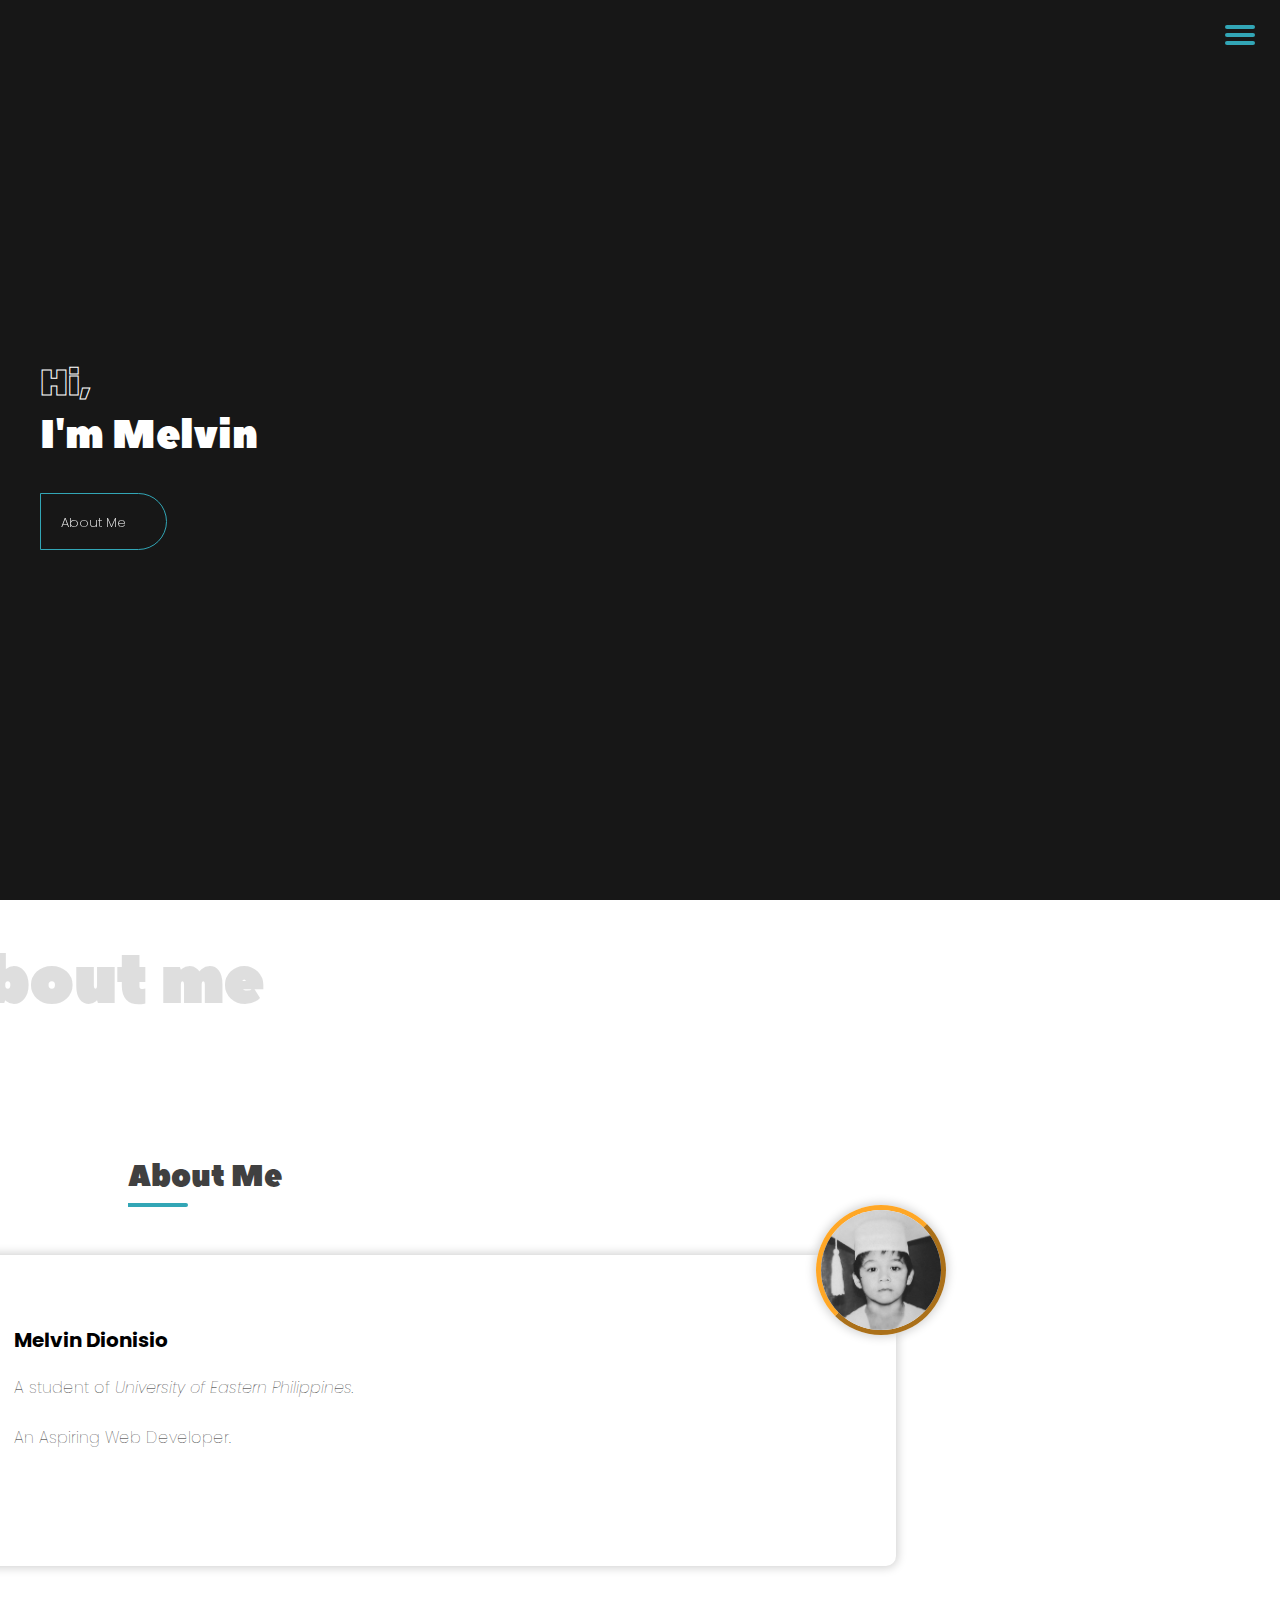
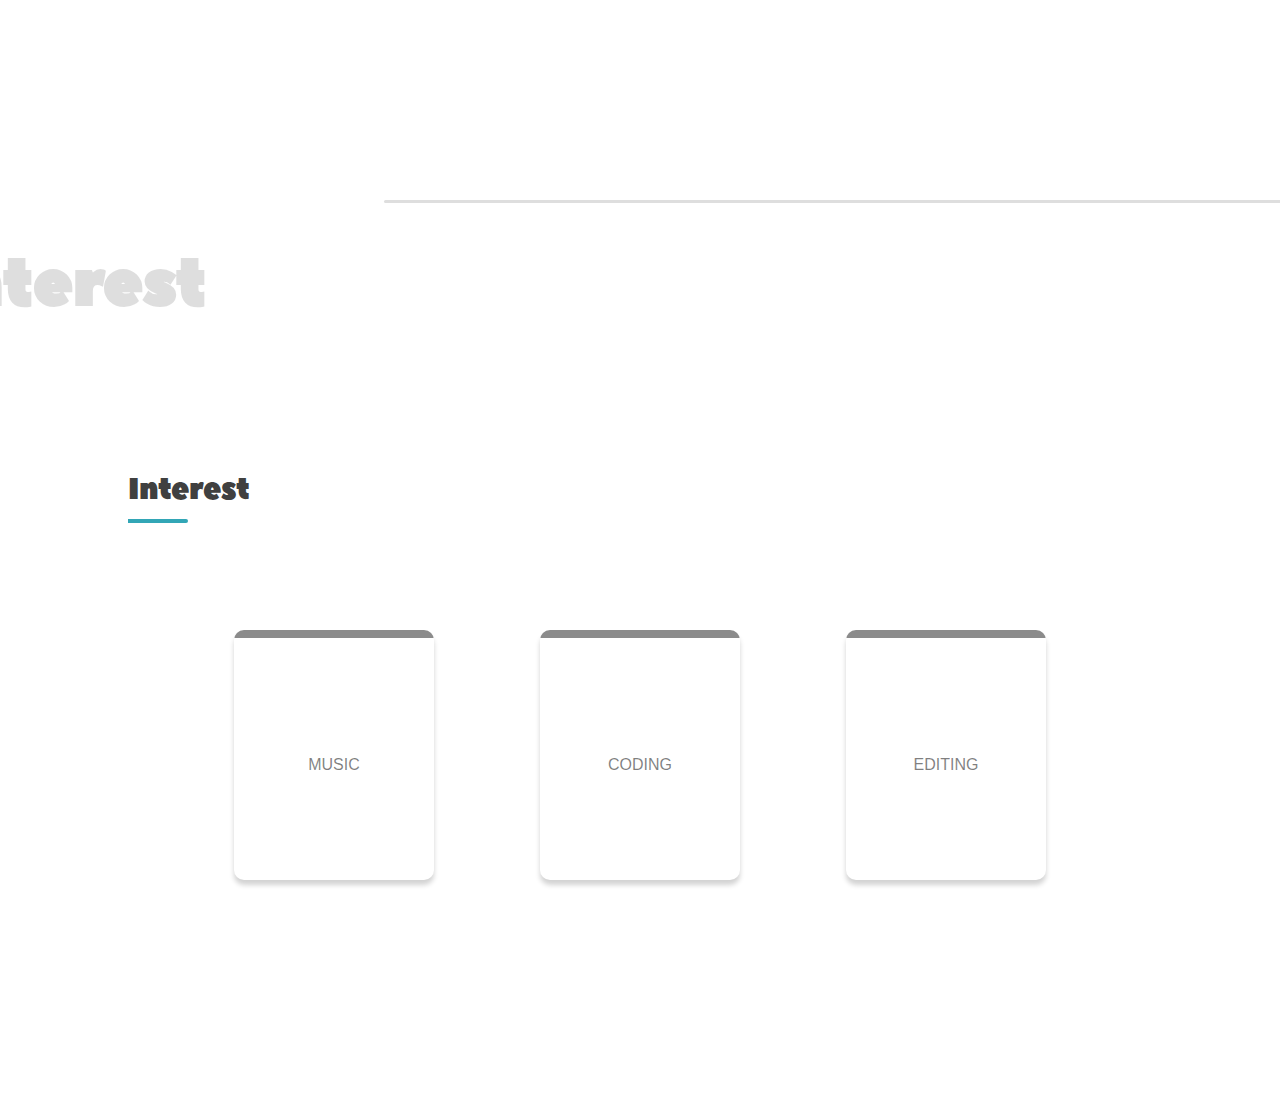
<file: aboutme/index.html>
<!DOCTYPE html>
<html lang="en">
  <head>
    <meta charset="UTF-8" />
    <meta name="viewport" content="width=device-width, initial-scale=1.0" />
    <title>Melvin Dionisio</title>
    <link rel="stylesheet" href="style.css" />
    <link rel="stylesheet" href="https://use.fontawesome.com/releases/v5.15.1/css/all.css" integrity="sha384-vp86vTRFVJgpjF9jiIGPEEqYqlDwgyBgEF109VFjmqGmIY/Y4HV4d3Gp2irVfcrp" crossorigin="anonymous">
  </head>
  <body>
    <header class="header">
      <div class="trigger">
        <span class="burger"></span>
        <span class="burger"></span>
        <span class="burger"></span>
      </div>

      <div class="menus">
        <ul class="contact-info">
          <li class="contacts">
            <a href="https://www.facebook.com/melsio.brknstrngs" class="social"
              ><i class="fab fa-facebook-f" aria-hidden="true"></i
            ></a>
          </li>
          <li class="contacts">
            <a href="https://github.com/melvindionisio" class="social"
              ><i class="fab fa-github" aria-hidden="true"></i
            ></a>
          </li>
          <li class="contacts">
            <a href="https://m.me/melsio.brknstrngs" class="social"
              ><i class="fab fa-facebook-messenger" aria-hidden="true"></i
            ></a>
          </li>
        </ul>
      </div>
    </header>

    <main>
      <div class="front">
        <h1><span>Hi, </span><br /><span class="name">I'm Melvin</span></h1>

        <button class="about">
          About Me
          <a>
            <i
              class="fa fa-arrow-right"
              style="color: white"
              aria-hidden="true"
              aria-disabled="true"
            ></i>
          </a>
        </button>
      </div>
      <div class="second" id="aboutme">
        <h2 class="overlay">About me</h2>
        <h1 class="title">About Me</h1>
        <div class="myDescription">
          <img class="profile" src="profile.jpg" alt="" />
          <h1>Melvin Dionisio</h1>
          <p>
            A student of <i>University of Eastern Philippines.</i> <br /><br />
            An Aspiring Web Developer.
          </p>
        </div>
      </div>
      <div class="line"></div>
      <div class="third">
        <h2 class="overlay">Interest</h2>
        <h1 class="title title-adjust">Interest</h1>
        <div class="card-container">
          <div class="interest-cards">
            <a><i class="fas fa-headphones fa-3x"></i></a>
            <p class="interest-text">MUSIC</p>
          </div>
          <div class="interest-cards">
            <a><i class="fas fa-code fa-3x"></i></a>
            <p class="interest-text">CODING</p>
          </div>
          <div class="interest-cards">
            <a><i class="fas fa-desktop fa-3x"></i></a>
            <p class="interest-text">EDITING</p>
          </div>
        </div>
      </div>
    </main>

    <script src="app.js"></script>
  </body>
</html>
</file>
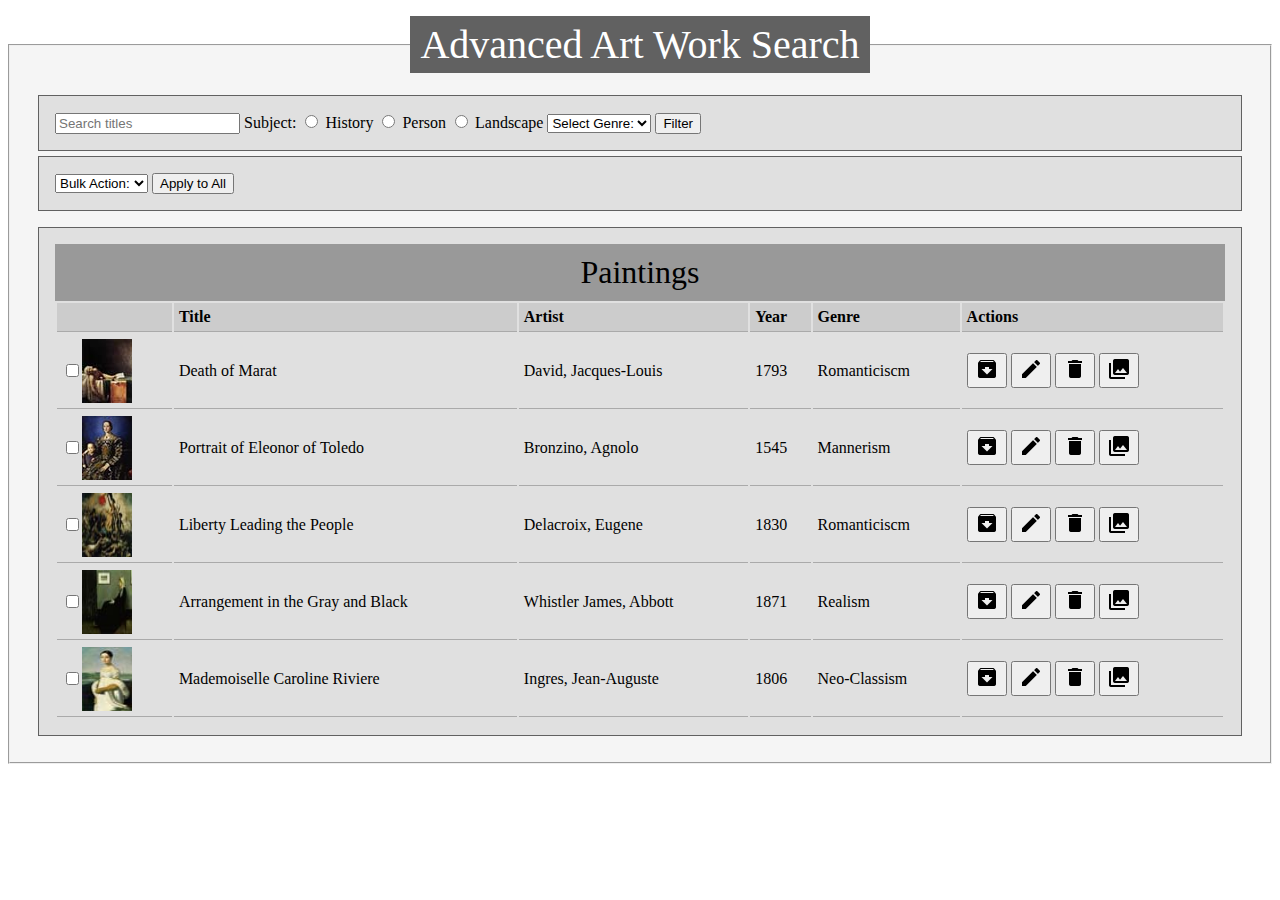
<file: HandsOn2/index.html>
<!DOCTYPE html>
<html lang="en">
<head>
	<meta charset="UTF-8">
	<meta name="viewport" content="width=device-width, initial-scale=1.0">
	<title>HandsOn 2</title>
	<link rel="stylesheet" href="style.css">
</head>
<body>
		<form method="GET" action="http://wwww.randyconnolly.com/tests/process.php" >
			<fieldset>
				<legend>Advanced Art Work Search</legend>
				
				<div id="searchBox">
					
					<input name="search" type="text" placeholder="Search titles">
						<label>Subject:</label>

						<input name="subject" type="radio" value="0">
						<label>History</label>
						
						<input name="subject" type="radio" value="1">
						<label>Person</label>
						
						<input name="subject" type="radio" value="2">
						<label>Landscape</label>

						<select name="filter" id="" >
							<option value="0">Select Genre:</option>
							<option value="1">Baroque</option>
							<option value="2">Renaissance</option>
							<option value="3">Realism</option>
						</select>
						<input name="filter" type="button" value="Filter">	
				</div>
				<div id="settingsBox">
					<select name="action" id="">
						<option value="0">Bulk Action: </option>
						<option value="1">Archive</option>
						<option value="2">Edit</option>
						<option value="3">Delete</option>
						<option value="4">Collection</option>
					</select>
					<input  type="submit" value="Apply to All" >
				</div>

				<!-- Painting Cntainer -->
				<div id="paintingBox">
					<table>
						<caption>Paintings</caption>
						<thead>
							<tr>
								<th></th>
								<th>Title</th>
								<th>Artist</th>
								<th>Year</th>
								<th>Genre</th>
								<th>Actions</th>
							</tr>
						</thead>
						<tbody>
							<tr>
								<td class="count">
									<input type="checkbox" class="checkbox" name="index[]" value="10">
									<img src="Death-of-Marat.jpg" alt="" class="painting-pic">
								</td>
								<td>Death of Marat</td>
								<td>David, Jacques-Louis</td>
								<td>1793</td>
								<td>Romanticiscm</td>
								<td>
										<button><a href="#"></a><img src="archive.png" alt=""></button>
										<button><a href="#"></a><img src="edit.png" alt=""></button>
										<button><a href="#"></a><img src="delete.png" alt=""></button>
										<button><a href="#"></a><img src="collection.png" alt=""></button>
								</td>
							</tr>
							<tr>
								<td class="count">
									<input type="checkbox" class="checkbox" name="index[]" value="20">
									<img src="Portrait-of-Eleonor-of-Toledo.jpg" alt="" class="painting-pic">
								</td>
								<td>Portrait of Eleonor of Toledo</td>
								<td>Bronzino, Agnolo</td>
								<td>1545</td>
								<td>Mannerism</td>
								<td>
									<button><a href="#"></a><img src="archive.png" alt=""></button>
									<button><a href="#"></a><img src="edit.png" alt=""></button>
									<button><a href="#"></a><img src="delete.png" alt=""></button>
									<button><a href="#"></a><img src="collection.png" alt=""></button>
								</td>
							</tr>
							<tr>
								<td class="count">
									<input type="checkbox" class="checkbox" name="index[]" value="30">
									<img src="Liberty-leading-the-people.jpg" alt="" class="painting-pic">
								</td>
								<td>Liberty Leading the People</td>
								<td>Delacroix, Eugene</td>
								<td>1830</td>
								<td>Romanticiscm</td>
								<td>
									<button><a href="#"></a><img src="archive.png" alt=""></button>
									<button><a href="#"></a><img src="edit.png" alt=""></button>
									<button><a href="#"></a><img src="delete.png" alt=""></button>
									<button><a href="#"></a><img src="collection.png" alt=""></button>
								</td>
							</tr>
							<tr>
								<td class="count">
									<input type="checkbox" class="checkbox" name="index[]" value="40">
									<img src="Arrangement-in-the-gray-and-black.jpg" alt="" class="painting-pic">
								</td>
								<td>Arrangement in the Gray and Black</td>
								<td>Whistler James, Abbott</td>
								<td>1871</td>
								<td>Realism</td>
								<td>
									<button><a href="#"></a><img src="archive.png" alt=""></button>
									<button><a href="#"></a><img src="edit.png" alt=""></button>
									<button><a href="#"></a><img src="delete.png" alt=""></button>
									<button><a href="#"></a><img src="collection.png" alt=""></button>
								</td>
							</tr>
							<tr>
								<td class="count">
									<input type="checkbox" class="checkbox" name="index[]" value="50">
									<img src="Mademoiselle-Caroline-Riviere.jpg" alt="" class="painting-pic">
								</td>
								<td>Mademoiselle Caroline Riviere</td>
								<td>Ingres, Jean-Auguste</td>
								<td>1806</td>
								<td>Neo-Classism</td>
								<td>
									<button><a href="#"></a><img src="archive.png" alt=""></button>
									<button><a href="#"></a><img src="edit.png" alt=""></button>
									<button><a href="#"></a><img src="delete.png" alt=""></button>
									<button><a href="#"></a><img src="collection.png" alt=""></button>
								</td>
							</tr>
						</tbody>
					</table>			
				</div>
			</fieldset>
		</form>

	</div>
</body>
</html>
</file>
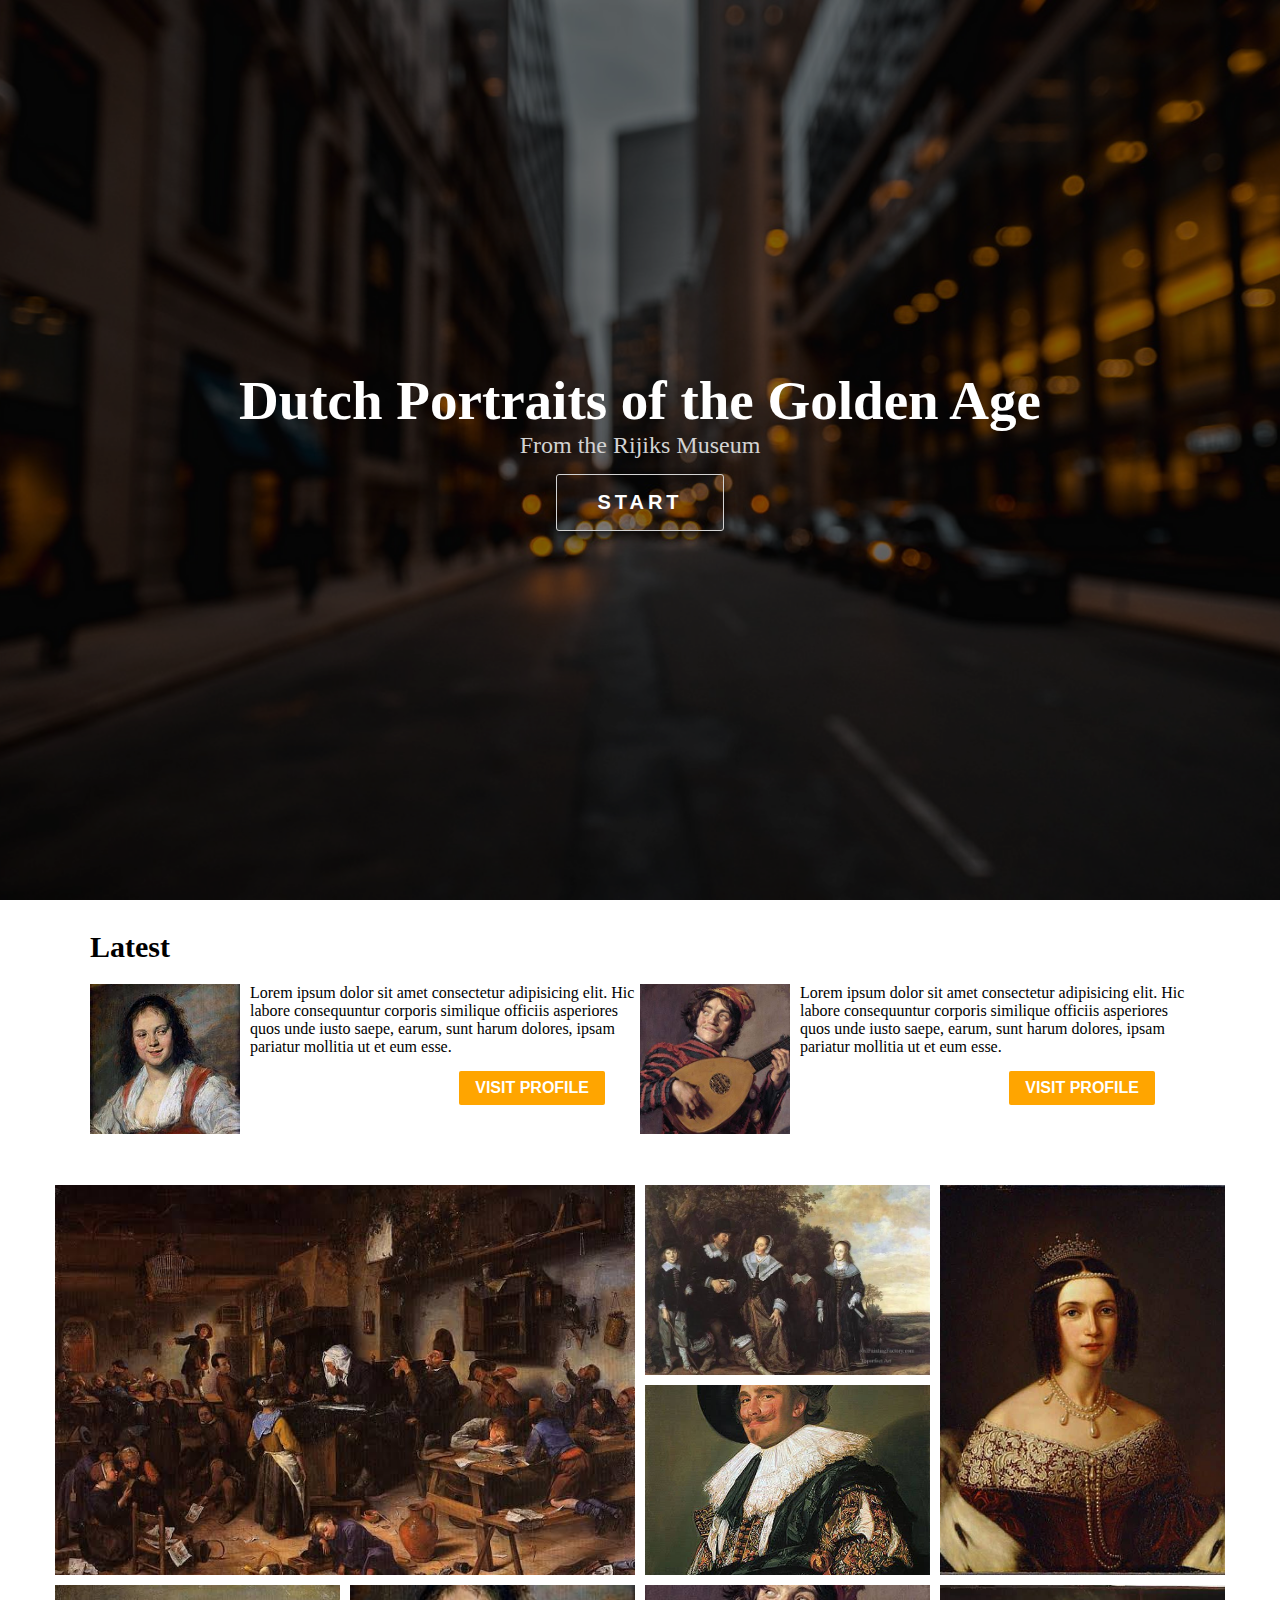
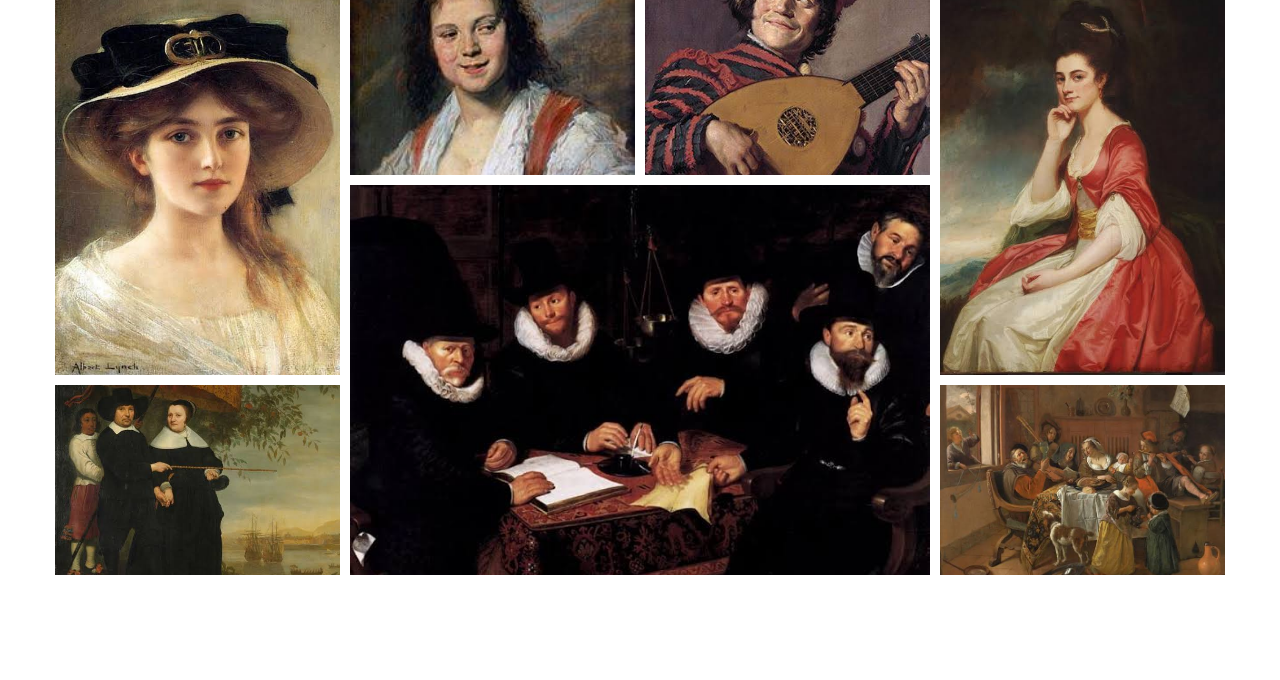
<file: HandsOn4/index.html>
<!-- Melvin Dionisio -->
<!-- BSIT 3A -->

<!DOCTYPE html>
<html lang="en">
<head>
	<meta charset="UTF-8">
	<meta name="viewport" content="width=device-width, initial-scale=1.0">
	<title>Hands-on4</title>
	<link rel="stylesheet" href="style.css">
</head>
<body>

	<!-- FIRST LAYOUT -->
	
	<div class="first--page">
		<img id="banner" src="background.jpg" alt="banner-image">
		<div class="landing--page-text">
			<h1>Dutch Portraits of the Golden Age</h1>
			<h2>From the Rijiks Museum</h2>
			<button id="main-btn">Start</button>
		</div>
	</div>

	<!-- SECOND LAYOUT -->

	<div class="painters">
		<h3>Latest</h3>
		<div class="author--container" id="Oauth">
			<div class="author-cont">
				<div class="author-img-container" id="author1">
					<img class="authors"  src="author1.jpeg" alt="author1-image">
				</div>
				<p class="auhor1--description">Lorem ipsum dolor sit amet consectetur adipisicing elit. Hic labore consequuntur corporis similique officiis asperiores quos unde iusto saepe, earum, sunt harum dolores, ipsam pariatur mollitia ut et eum esse.
				</p>

				<a href="#">Visit Profile</a>
			</div>
			
			<div class="author-cont" id="Tauth">
				<div class="author-img-container" id="author2">
					<img class="authors"  src="author2.jpeg" alt="author2-image">
				</div>
				<p class="auhor2--description">Lorem ipsum dolor sit amet consectetur adipisicing elit. Hic labore consequuntur corporis similique officiis asperiores quos unde iusto saepe, earum, sunt harum dolores, ipsam pariatur mollitia ut et eum esse.
				</p>
				<a href="#">Visit Profile</a>
			</div>
			
		</div>
	</div>

	<!-- THIRD LAYOUT -->

	<div class="mosaic">
		<div class="container">
			<div id="a">
				<img class="mosaic-img" src="a.jpeg" alt="mosiac-img">
			</div>
			<div id="b">
				<img class="mosaic-img" src="b.jpeg" alt="mosiac-img">
			</div>
			<div id="c">
				<img class="mosaic-img" src="c.jpeg" alt="mosiac-img">
			</div>
			<div id="d">
				<img class="mosaic-img" src="d.jpeg" alt="mosiac-img">
			</div>
			<div id="e">
				<img class="mosaic-img" src="e.jpeg" alt="mosiac-img">
			</div>
			<div id="f">
				<img class="mosaic-img" src="author1.jpeg" alt="mosiac-img">
			</div>
			<div id="g">
				<img class="mosaic-img" src="author2.jpeg" alt="mosiac-img">
			</div>
			<div id="h">
				<img class="mosaic-img" src="h.jpeg" alt="mosiac-img">
			</div>
			<div id="i">
				<img class="mosaic-img" src="i.jpeg" alt="mosiac-img">
			</div>
			<div id="j">
				<img class="mosaic-img" src="j.jpeg" alt="mosiac-img">
			</div>
			<div id="k">
				<img class="mosaic-img" src="k.jpeg" alt="mosiac-img">
			</div>
		</div>
	</div>
	
</body>
</html>
</file>
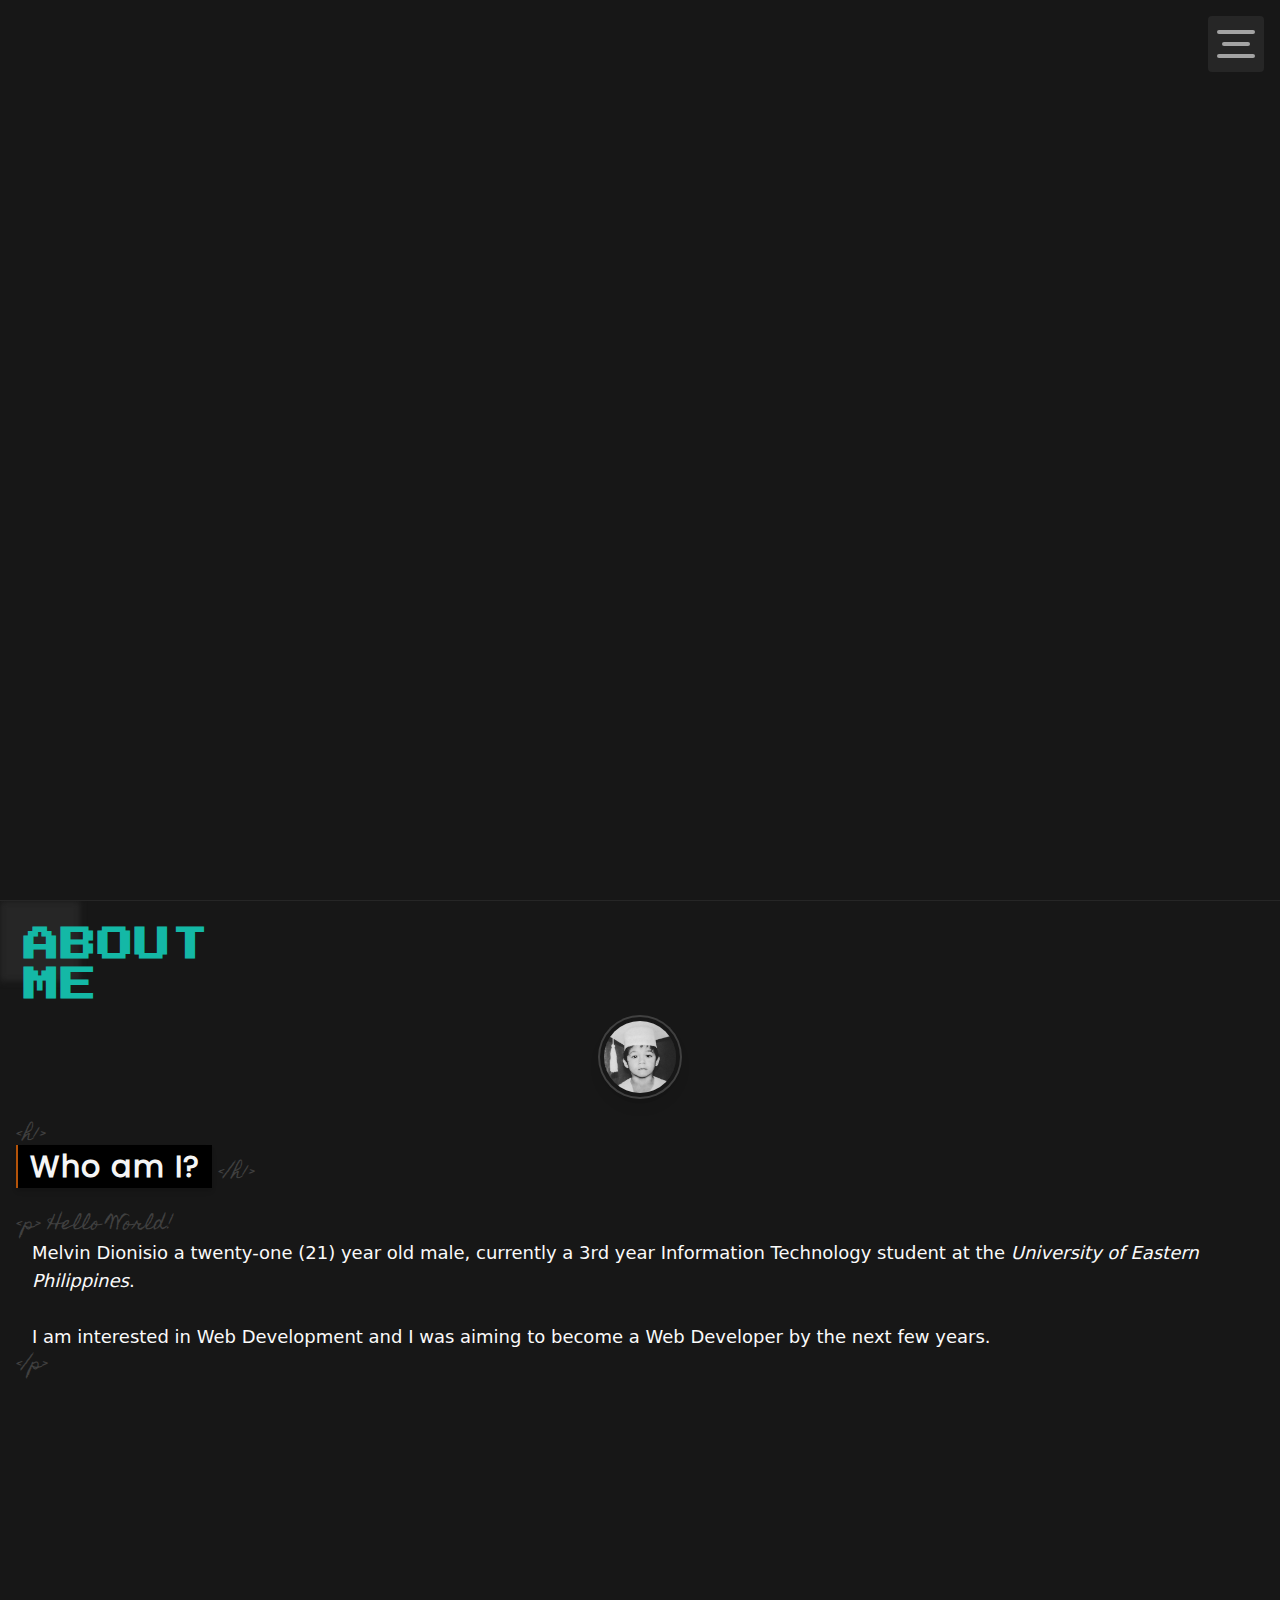
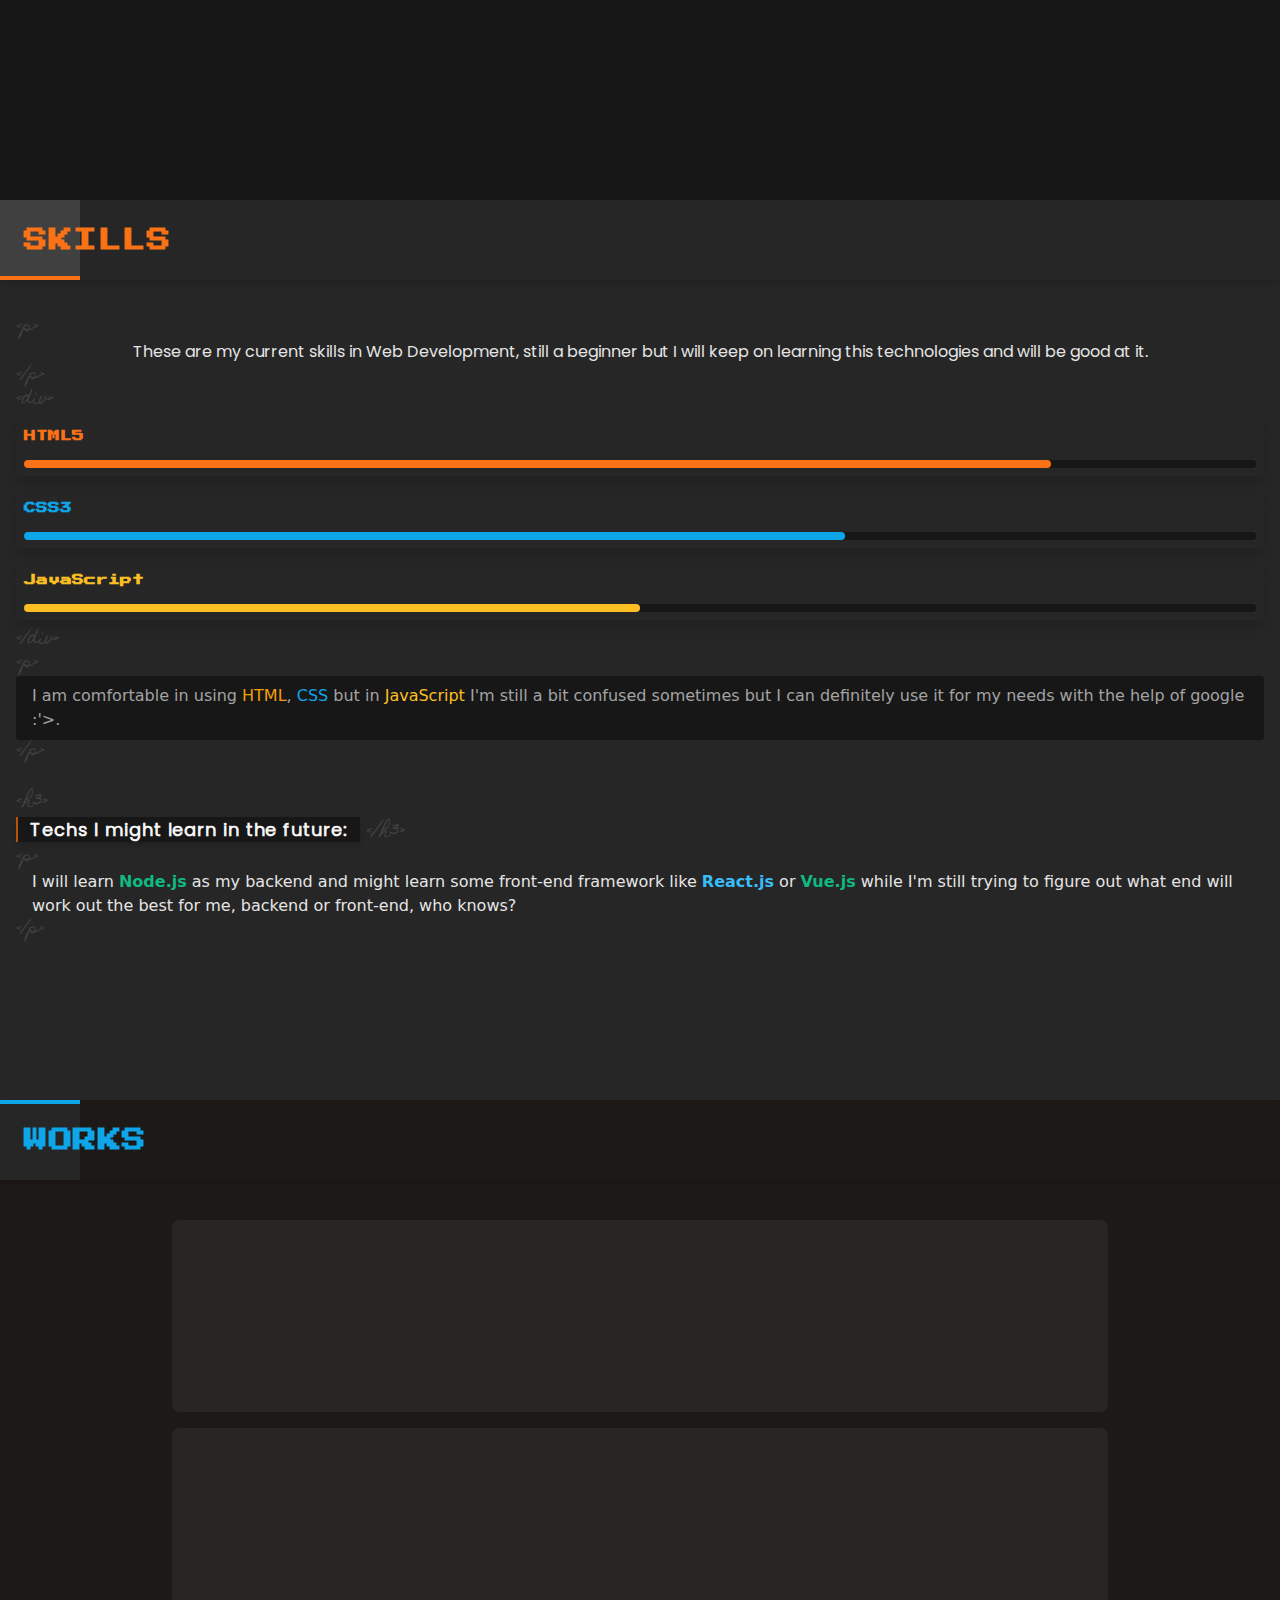
<file: melvin/index.html>
<!DOCTYPE html>
<html lang="en">
  <head>
    <meta charset="UTF-8" />
    <meta name="viewport" content="width=device-width, initial-scale=1.0" />
    <title>Melvin Dionisio | Student</title>
    <link rel="stylesheet" href="styles.css" />
  </head>
  <body class="min-h-screen select-none bg-trueGray-900">
    <div
      id="menu"
      class="fixed z-50 flex flex-col justify-center space-y-2 rounded top-4 right-4 h-14 w-14 bg-trueGray-800 place-items-center"
    >
      <span
        class="inline-block w-8/12 h-1 transition duration-200 ease-out transform rounded pointer-events-none bg-trueGray-400"
      ></span>
      <span
        class="inline-block w-6/12 h-1 transition duration-200 ease-out transform rounded pointer-events-none bg-trueGray-400"
      ></span>
      <span
        class="inline-block w-8/12 h-1 transition duration-200 ease-out transform rounded pointer-events-none bg-trueGray-400"
      ></span>
    </div>

    <div
      id="overlay"
      class="z-40 flex flex-col items-center justify-center w-screen h-screen space-y-4 bg-black"
    >
      <ul
        class="w-4/5 text-xl text-center border-r border-black bg-trueGray-900"
      >
        <li class="border-b border-black list">
          <a
            href="#aboutme"
            class="relative block p-4 text-teal-500 transition font-pressstart2p hover:bg-trueGray-900"
            >About <span class="absolute right-4">&gt</span></a
          >
        </li>
        <li class="border-b border-black list">
          <a
            href="#skills"
            class="relative block p-4 text-teal-500 transition font-pressstart2p hover:bg-trueGray-900"
            >Skills <span class="absolute right-4">&gt</span></a
          >
        </li>
        <li class="border-b border-black list">
          <a
            href="#works"
            class="relative block p-4 text-teal-500 transition font-pressstart2p hover:bg-trueGray-900"
            >Works <span class="absolute right-4">&gt</span></a
          >
        </li>
      </ul>
      <ol>
        <li
          class="p-6 text-center text-white transition border-b border-black text-md font-poppins px-14"
        >
          Get in Touch
        </li>
        <li class="grid grid-cols-3 gap-4 text-teal-500 border-black">
          <a class="w-full p-4 text-center rounded-lg bg-trueGray-900" href=""
            >F</a
          >
          <a class="w-full p-4 text-center rounded-lg bg-trueGray-900" href=""
            >G</a
          >
          <a class="w-full p-4 text-center rounded-lg bg-trueGray-900" href=""
            >M</a
          >
        </li>
      </ol>
    </div>
    <!-- FIRST PAGE -->
    <div id="first" class="min-h-screen"></div>
    <!-- ABOUT ME SECTION -->
    <div
      id="aboutme"
      class="relative min-h-screen px-4 py-24 overflow-hidden border-t border-trueGray-800"
    >
      <div
        class="absolute top-0 left-0 w-20 h-20 bg-trueGray-800"
        style="filter: blur(3px)"
      ></div>
      <div
        class="absolute inline p-2 text-4xl font-bold tracking-wide text-teal-500 top-4 left-4 font-pressstart2p"
      >
        ABOUT <br />ME
      </div>

      <div class="flex flex-col">
        <div class="self-center mt-5">
          <div
            class="z-30 w-20 h-20 overflow-hidden border-4 rounded-full shadow-lg border-trueGray-900 ring-2 ring-trueGray-700 bg-trueGray-800"
          >
            <img
              src="assets/profile-pic.jpg"
              class="object-cover w-full h-full"
              alt=""
            />
          </div>
        </div>
        <h1 class="mt-6 text-lg text-trueGray-700 font-homemade">
          &lth1&gt <br />
          <span
            class="px-3 text-3xl font-bold tracking-wider bg-black border-l-2 border-yellow-700 shadow-md font-poppins text-trueGray-100"
            >Who am I?</span
          >
          &lt/h1&gt
        </h1>
        <br />
        <p class="text-lg text-trueGray-700 font-homemade">
          &ltp&gt Hello World! <br />
          <span
            class="block px-4 font-sans text-lg font-light text-trueGray-50"
          >
            Melvin Dionisio a twenty-one (21) year old male, currently a 3rd
            year Information Technology student at the
            <i> University of Eastern Philippines</i>.<br /><br />I am
            interested in Web Development and I was aiming to become a Web
            Developer by the next few years.
          </span>
          &lt/p&gt
        </p>
      </div>
    </div>
    <!-- SKILLS SECTION -->
    <div id="skills" class="min-h-screen bg-trueGray-800">
      <div class="sticky top-0 left-0 z-10 h-20 shadow-md bg-trueGray-800">
        <div
          class="absolute top-0 left-0 w-20 h-20 border-b-4 border-orange-500 bg-trueGray-700"
        ></div>
        <div
          class="relative inline p-2 text-2xl font-bold tracking-wide text-orange-500 top-6 left-4 font-pressstart2p"
        >
          SKILLS
        </div>
      </div>
      <div class="p-4 pb-10">
        <p class="mt-5 text-md text-trueGray-700 font-homemade">
          &ltp&gt
          <span
            class="block px-4 leading-6 text-center font-poppins text-trueGray-200"
            >These are my current skills in Web Development, still a beginner
            but I will keep on learning this technologies and will be good at
            it.</span
          >
          &lt/p&gt
          <br />
          &ltdiv&gt
        </p>
        <div class="z-0 grid grid-cols-1 gap-4 py-2 justify-evenly">
          <div class="p-2 rounded shadow-lg">
            <p class="text-xs font-bold text-orange-500 font-pressstart2p">
              HTML5
            </p>
            <div
              class="relative w-full h-2 mt-4 rounded shadow-inner bg-trueGray-900"
            >
              <div
                class="absolute top-0 left-0 w-10/12 h-full bg-orange-500 rounded-md"
              ></div>
            </div>
          </div>
          <div class="p-2 rounded shadow-lg">
            <p class="text-xs font-bold text-lightBlue-500 font-pressstart2p">
              CSS3
            </p>
            <div
              class="relative w-full h-2 mt-4 rounded shadow-inner bg-trueGray-900"
            >
              <div
                class="absolute top-0 left-0 w-8/12 h-full rounded-md bg-lightBlue-500"
              ></div>
            </div>
          </div>
          <div class="p-2 rounded shadow-lg">
            <p class="text-xs font-bold text-yellow-400 font-pressstart2p">
              JavaScript
            </p>
            <div
              class="relative w-full h-2 mt-4 rounded shadow-inner bg-trueGray-900"
            >
              <div
                class="absolute top-0 left-0 w-6/12 h-full bg-yellow-400 rounded-md"
              ></div>
            </div>
          </div>
        </div>
        <p class="text text-trueGray-700 font-homemade">
          &lt/div&gt
          <br />
          &ltp&gt
          <span
            class="block px-4 py-2 font-sans leading-6 rounded text-trueGray-400 bg-trueGray-900"
            >I am comfortable in using <span class="text-amber-500">HTML</span>,
            <span class="text-lightBlue-500">CSS</span> but in
            <span class="text-yellow-400">JavaScript</span> I'm still a bit
            confused sometimes but I can definitely use it for my needs with the
            help of google :'&gt.</span
          >
          &lt/p&gt
        </p>
        <h3 class="mt-6 text-lg text-trueGray-700 font-homemade">
          &lth3&gt <br />
          <span
            class="px-3 font-bold tracking-wider border-l-2 border-yellow-700 shadow-md bg-trueGray-900 font-poppins text text-trueGray-100"
            >Techs I might learn in the future:</span
          >
          &lt/h3&gt
        </h3>
        <p class="text text-trueGray-700 font-homemade">
          &ltp&gt
          <span class="block px-4 font-sans leading-6 text-trueGray-200">
            I will learn
            <span class="font-bold text-emerald-500">Node.js</span> as my
            backend and might learn some front-end framework like
            <span class="font-bold text-lightBlue-400">React.js</span> or
            <span class="font-bold text-green-500">Vue.js</span> while I'm still
            trying to figure out what end will work out the best for me, backend
            or front-end, who knows?
          </span>
          &lt/p&gt
        </p>
      </div>
    </div>
    <!-- WORKS SECTION -->
    <div
      id="works"
      class="relative z-10 min-h-screen bg-warmGray-900"
      style="height: 200vh"
    >
      <div class="sticky top-0 left-0 h-20 shadow-md bg-warmGray-900">
        <div
          class="absolute top-0 left-0 w-20 h-20 border-t-4 bg-trueGray-800 border-lightBlue-500"
        ></div>
        <div
          class="relative inline p-2 text-2xl font-bold tracking-wide text-lightBlue-500 top-6 left-4 font-pressstart2p"
        >
          WORKS
        </div>
      </div>

      <div class="flex flex-col p-4 mt-6 space-y-4 place-items-center">
        <div class="w-3/4 h-48 rounded-lg bg-warmGray-800"></div>
        <div class="w-3/4 h-48 rounded-lg bg-warmGray-800"></div>
        <div class="w-3/4 h-48 rounded-lg bg-warmGray-800"></div>
      </div>
    </div>

    <script src="app.js"></script>
  </body>
</html>
</file>
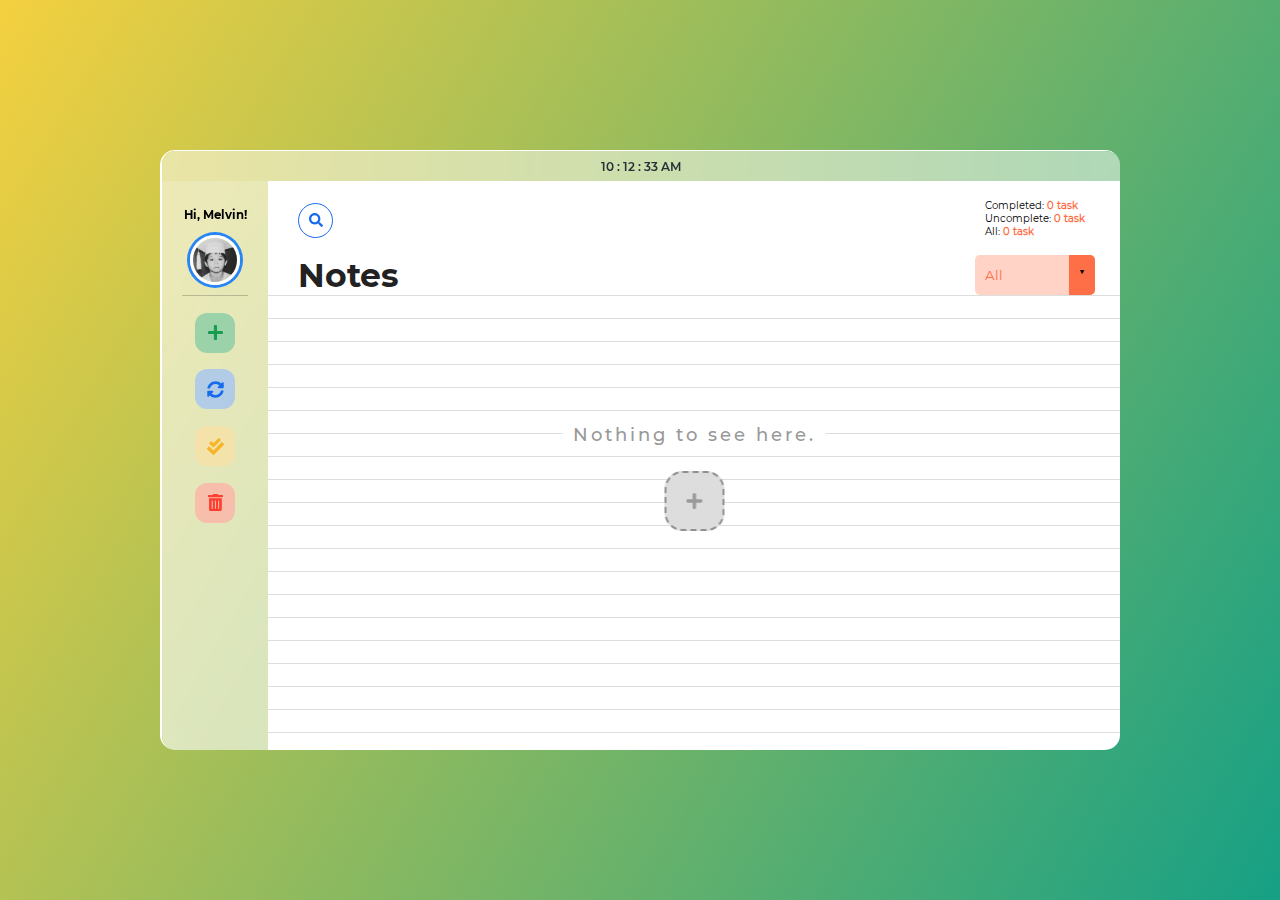
<file: project_1-todolist/index.html>
<!DOCTYPE html>
<html lang="en">
  <head>
    <meta charset="UTF-8" />
    <meta name="viewport" content="width=device-width, initial-scale=1.0" />
    <meta name="theme-color" content="#f6d365" />
    <title>Webpad</title>

    <link rel="stylesheet" href="styles.css" />
  </head>
  <body onload="displayTime();">

    <!-- New added -->
    <!-- tobe modified -->
    <header class="myInfo">
       <div class="trigger">
          <span class="burger"></span>
          <span class="burger"></span>
          <span class="burger"></span>
       </div>
       <div class="overlay2">
          <div class="darkmode"></div>
          <label >
            <input type="checkbox" id="darkmode">
            <span></span>
            <i class="indicator"></i>
          </label>
        <div class="profile-container">
          <p>Contact Developer</p>
          <hr>
           <div class="profile2">
              <img src="img/profile-pic.jpg" id="profile-pic-mobile" alt="">
           </div>
           <p id="myName">Melvin Dionisio</p>

           <div class="menu">
              <ul class="contact-info">
                <li class="contacts">
                  <a href="https://www.facebook.com/melsio.brknstrngs" class="social"
                    ><i class="fab fa-facebook-f" aria-hidden="true"></i
                  ></a>
                </li>
                <li class="contacts">
                  <a href="https://github.com/melvindionisio" class="social"
                    ><i class="fab fa-github" aria-hidden="true"></i
                  ></a>
                </li>
                <li class="contacts">
                  <a href="https://m.me/melsio.brknstrngs" class="social"
                    ><i class="fab fa-facebook-messenger" aria-hidden="true"></i
                  ></a>
                </li>
              </ul>
        </div>

        </div>
        

       </div>
    </header>

    <!-- new -->


    <div class="container">
      <div class="darkmodebody"></div>
    	<!-- TITLE BAR -->
    	<div class="title-bar">
    		
    	</div>
      <!-- main div 1 -->
      <div class="addToDoList">
      	<!-- removed in mobile -->
        <div class="profile">
          <div class="labelWrap">
            <h3 class="desc">Hi, Melvin!</h3>
          </div>

          <div class="profile-pic">
            <img src="img/profile-pic.jpg" alt="" />
          </div>
        </div>

        <div class="popup-menus">
          <button class="menus addOutside" id="addTask">
            <i class="fas fa-plus"></i>
          </button>

          <button class="menus" id="refresh-btn">
            <i class="fas fa-sync-alt" ></i>
          </button>
          <button class="menus" id="selection">
            <i class="fas fa-check-double"></i>
          </button>

          <button class="menus trash">
            <i class="fas fa-trash-alt"></i>
          </button>

          <div></div>
        </div>
      </div>

      <!-- main div 2 -->
      <div class="todoListItems">
        <div class="header">
          <div class="input">
            <i class="fas fa-search" id="search"></i>
            <input type="search" id="searchBox" />
          </div>
          <h1 class="app-title">Notes</h1>
          <div class="taskCount">
            <div class="taskCountContainer">
              <p>Completed: <span class="completedCount">0 task</span></p>
              <p>Uncomplete: <span class="uncompleteCount">0 task</span></p>
              <p>All: <span class="allCount">0 task</span></p>
            </div>
          </div>
          <div class="taskCategories">
            <div class="filterContainer">
              <select name="todos" class="filter-todo">
                <option value="all">All</option>
                <option value="completed">Completed</option>
                <option value="uncompleted">Uncompleted</option>
              </select>
            </div>
          </div>
        </div>

        <div class="todoListContainer">
          <div class="containerSupp">
            <ul class="taskList">
              <!-- Template -->

              <!-- <li class="tasks">
						<input type="checkbox">
						
						<div class="taskContainer">
							<h3 class="tsk-title">This is a Title</h3>
							<p class="tsk-desc">I am a description of a tasks</p>
						</div>
					</li> -->
					<div class="nonotesContainer">
						<p class="note">Nothing to see here.</p>
						<div class="add">
							<button class="menus " id="addTask2">
					            <i class="fas fa-plus"></i>
					        </button>
						</div>
					</div>
            </ul>
          </div>
        </div>
      </div>
    </div>

    <!-- Popup add task -->
    <div class="popup-container">
      <div class="addTaskPopup">
        <div class="popupHeader">
          <div class="popup-title">Add Note</div>
          <button class="close-btn">&times;</button>
        </div>
        <div class="popupContent">
          <div class="taskInputBoxes">
            <div class="task-title">Title:</div>
            <input type="text" class="title-input inputme" />
          </div>

          <div class="taskInputBoxes">
            <div class="task-title">Description:</div>
            <input type="text" class="desc-input inputme" />
          </div>

          <button class="addTask-btn" type="submit">Add</button>
        </div>
      </div>

      <div class="overlay"></div>
    </div>

    <script src="app.js"></script>
    <script src="icons/all.js"></script>
  </body>
</html>
</file>
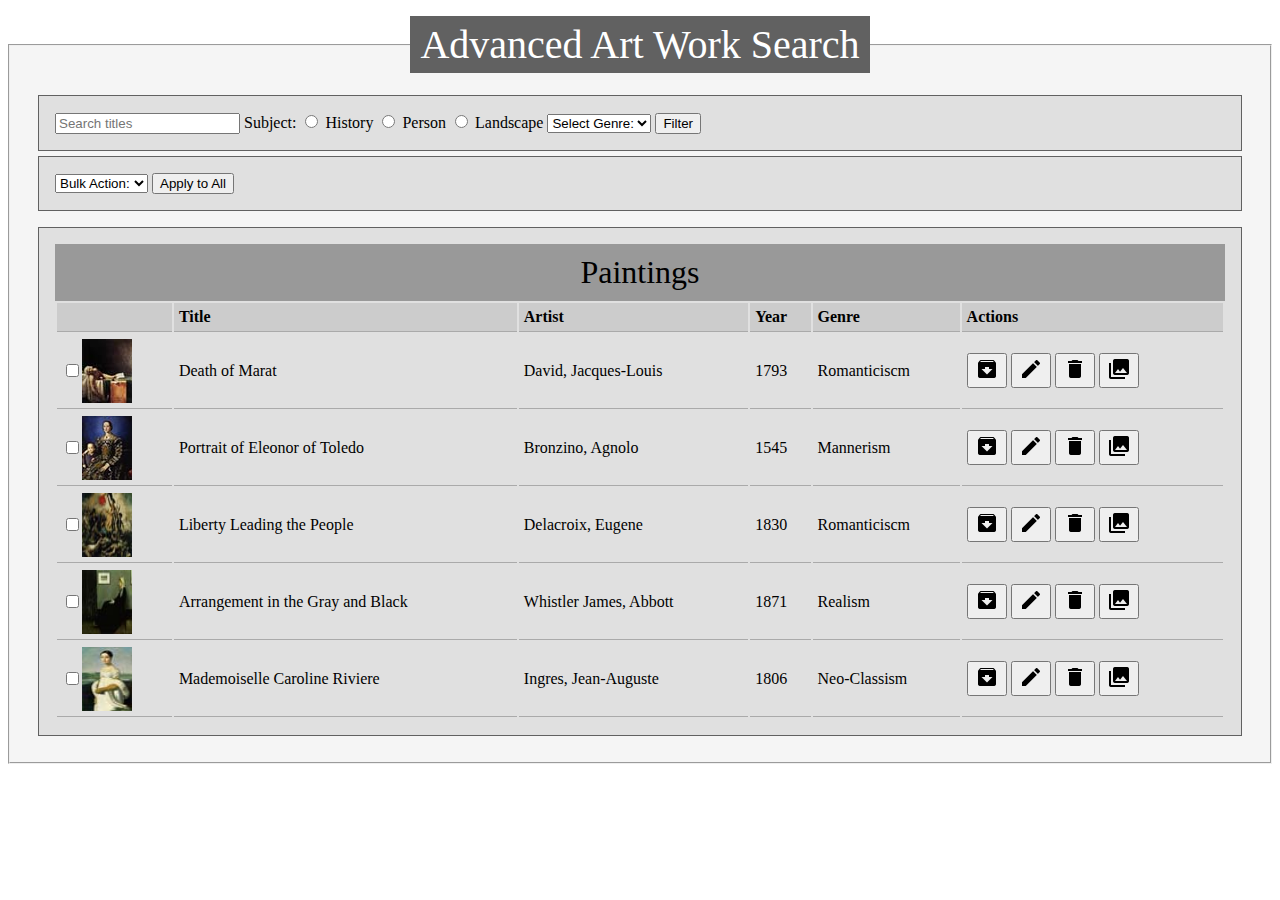
<file: HandsOn2/handsOn2.html>
<!DOCTYPE html>
<html lang="en">
<head>
	<meta charset="UTF-8">
	<meta name="viewport" content="width=device-width, initial-scale=1.0">
	<title>HandsOn 2</title>
	<link rel="stylesheet" href="style.css">
</head>
<body>
		<form method="GET" action="http://wwww.randyconnolly.com/tests/process.php" >
			<fieldset>
				<legend>Advanced Art Work Search</legend>
				
				<div id="searchBox">
					
					<input name="search" type="text" placeholder="Search titles">
						<label>Subject:</label>

						<input name="subject" type="radio" value="0">
						<label>History</label>
						
						<input name="subject" type="radio" value="1">
						<label>Person</label>
						
						<input name="subject" type="radio" value="2">
						<label>Landscape</label>

						<select name="filter" id="" >
							<option value="0">Select Genre:</option>
							<option value="1">Baroque</option>
							<option value="2">Renaissance</option>
							<option value="3">Realism</option>
						</select>
						<input name="filter" type="button" value="Filter">	
				</div>
				<div id="settingsBox">
					<select name="action" id="">
						<option value="0">Bulk Action: </option>
						<option value="1">Archive</option>
						<option value="2">Edit</option>
						<option value="3">Delete</option>
						<option value="4">Collection</option>
					</select>
					<input  type="submit" value="Apply to All" >
				</div>

				<!-- Painting Cntainer -->
				<div id="paintingBox">
					<table>
						<caption>Paintings</caption>
						<thead>
							<tr>
								<th></th>
								<th>Title</th>
								<th>Artist</th>
								<th>Year</th>
								<th>Genre</th>
								<th>Actions</th>
							</tr>
						</thead>
						<tbody>
							<tr>
								<td class="count">
									<input type="checkbox" class="checkbox" name="index[]" value="10">
									<img src="Death-of-Marat.jpg" alt="" class="painting-pic">
								</td>
								<td>Death of Marat</td>
								<td>David, Jacques-Louis</td>
								<td>1793</td>
								<td>Romanticiscm</td>
								<td>
										<button><a href="#"></a><img src="archive.png" alt=""></button>
										<button><a href="#"></a><img src="edit.png" alt=""></button>
										<button><a href="#"></a><img src="delete.png" alt=""></button>
										<button><a href="#"></a><img src="collection.png" alt=""></button>
								</td>
							</tr>
							<tr>
								<td class="count">
									<input type="checkbox" class="checkbox" name="index[]" value="20">
									<img src="Portrait-of-Eleonor-of-Toledo.jpg" alt="" class="painting-pic">
								</td>
								<td>Portrait of Eleonor of Toledo</td>
								<td>Bronzino, Agnolo</td>
								<td>1545</td>
								<td>Mannerism</td>
								<td>
									<button><a href="#"></a><img src="archive.png" alt=""></button>
									<button><a href="#"></a><img src="edit.png" alt=""></button>
									<button><a href="#"></a><img src="delete.png" alt=""></button>
									<button><a href="#"></a><img src="collection.png" alt=""></button>
								</td>
							</tr>
							<tr>
								<td class="count">
									<input type="checkbox" class="checkbox" name="index[]" value="30">
									<img src="Liberty-leading-the-people.jpg" alt="" class="painting-pic">
								</td>
								<td>Liberty Leading the People</td>
								<td>Delacroix, Eugene</td>
								<td>1830</td>
								<td>Romanticiscm</td>
								<td>
									<button><a href="#"></a><img src="archive.png" alt=""></button>
									<button><a href="#"></a><img src="edit.png" alt=""></button>
									<button><a href="#"></a><img src="delete.png" alt=""></button>
									<button><a href="#"></a><img src="collection.png" alt=""></button>
								</td>
							</tr>
							<tr>
								<td class="count">
									<input type="checkbox" class="checkbox" name="index[]" value="40">
									<img src="Arrangement-in-the-gray-and-black.jpg" alt="" class="painting-pic">
								</td>
								<td>Arrangement in the Gray and Black</td>
								<td>Whistler James, Abbott</td>
								<td>1871</td>
								<td>Realism</td>
								<td>
									<button><a href="#"></a><img src="archive.png" alt=""></button>
									<button><a href="#"></a><img src="edit.png" alt=""></button>
									<button><a href="#"></a><img src="delete.png" alt=""></button>
									<button><a href="#"></a><img src="collection.png" alt=""></button>
								</td>
							</tr>
							<tr>
								<td class="count">
									<input type="checkbox" class="checkbox" name="index[]" value="50">
									<img src="Mademoiselle-Caroline-Riviere.jpg" alt="" class="painting-pic">
								</td>
								<td>Mademoiselle Caroline Riviere</td>
								<td>Ingres, Jean-Auguste</td>
								<td>1806</td>
								<td>Neo-Classism</td>
								<td>
									<button><a href="#"></a><img src="archive.png" alt=""></button>
									<button><a href="#"></a><img src="edit.png" alt=""></button>
									<button><a href="#"></a><img src="delete.png" alt=""></button>
									<button><a href="#"></a><img src="collection.png" alt=""></button>
								</td>
							</tr>
						</tbody>
					</table>			
				</div>
			</fieldset>
		</form>

	</div>
</body>
</html>
</file>
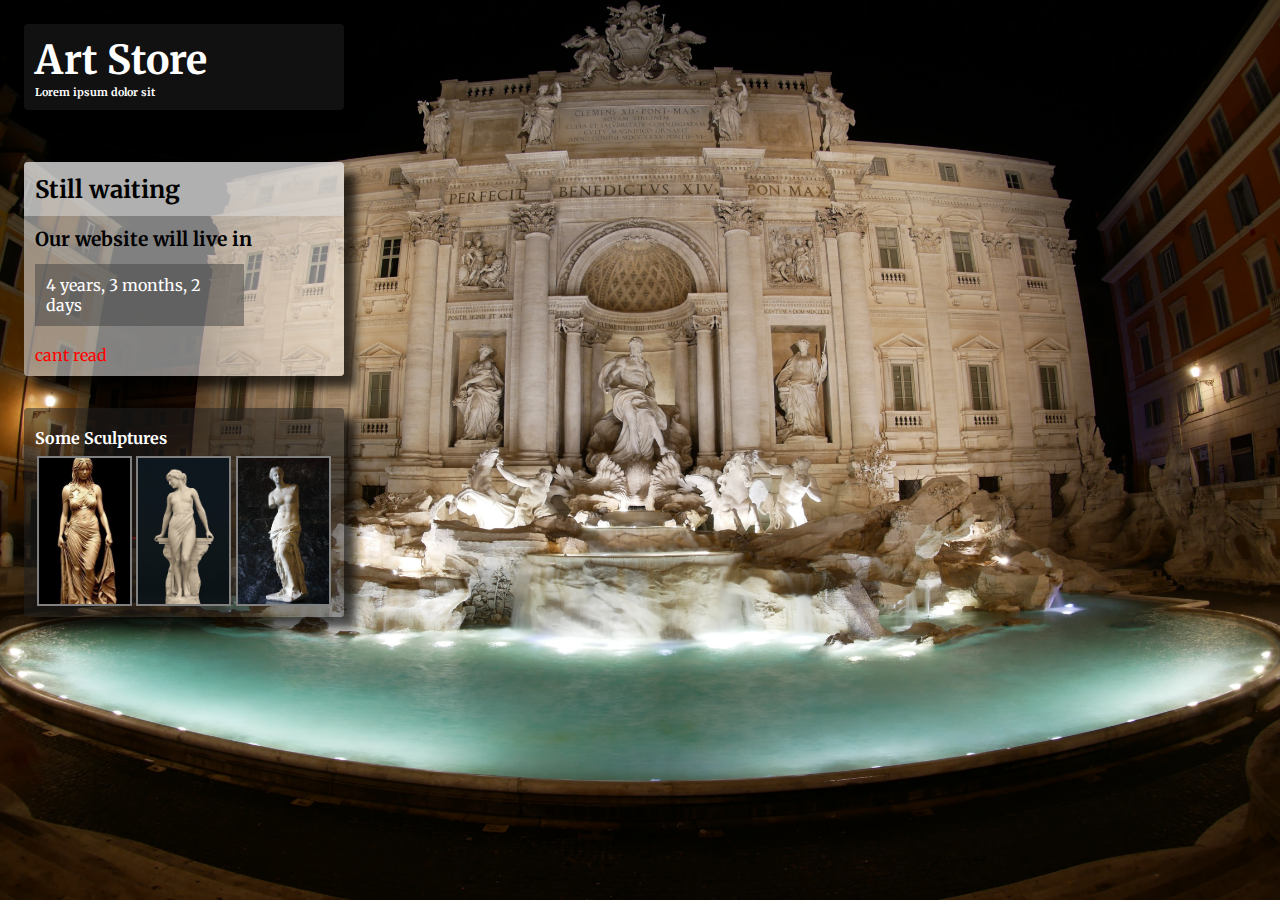
<file: HandsOn3/hands-on3.html>
<!DOCTYPE html>
<html lang="en">
<head>
	<meta charset="UTF-8">
	<meta name="viewport" content="width=device-width, initial-scale=1.0">
	<title>HandsOn3</title>
	<link rel="stylesheet" href="style.css">
	<link rel="preconnect" href="https://fonts.gstatic.com">
	<link href="https://fonts.googleapis.com/css2?family=Merriweather:wght@300;400;700&display=swap" rel="stylesheet">
	
</head>
<body>
	<header>
		<h1>Art Store</h1>
		<h6>Lorem ipsum dolor sit</h6>
	</header>
	<main>
		<h3>Still waiting</h3>
		<div id="cont">	
			<h4 id="caption">Our website will live in</h4>
			<p id="time">4 years, 3 months, 2 days</p>
			<span>cant read</span>
		</div>
	</main>
	<footer>
		<h5>Some Sculptures</h5>
		<div class="image-container">
			<div class="images">
				<img src="img1.jpeg" alt="">
			</div>
			<div class="images">
				<img src="img2.jpeg" alt="">
			</div>
			<div class="images">
				<img src="img3.jpeg" alt="">
			</div>
			
			
		</div>
	</footer>
</body>
</html>
</file>
<file: aboutme/style.css>
@import url("https://fonts.googleapis.com/css2?family=Poppins:wght@300;400;500;600;700;800;900&display=swap");

* {
  margin: 0;
  padding: 0;
  box-sizing: border-box;
  font-family: "Poppins", "sans-serif";
  scroll-behavior: smooth;
}

/* #33cdd7  */

@font-face {
  font-family: peace-sans;
  src: url(Peace\ Sans.otf);
  font-style: normal;
  font-weight: 100;
}
body {
  position: relative;
  height: 200vh;
  width: 100%;
  transition: 0.3s;
  left: 0;
}
.header {
  position: fixed;
  top: 0;
  right: 0;
  width: 80px;
  height: 70px;
  /* background-color: #202020; */

  /* overflow: hidden; */
  transition: 0.4s;
  border-bottom-left-radius: 50%;
  z-index: 99999;
}
.menus {
  position: absolute;
  top: 80px;
  right: -100%;
  height: 185px;
  width: 80px;
  /* background-color: #202020; */
  border-bottom-left-radius: 30%;
  border-top-left-radius: 30%;
  display: flex;
  justify-content: center;
  align-items: center;
  overflow: hidden;
  transition: 0.3s;
  background-color: transparent;
}
.menus .contact-info {
  list-style: none;
  height: 100%;
  width: 100%;
  display: flex;
  justify-content: space-evenly;
  align-items: center;
  flex-direction: column;
}
.menus .contact-info .contacts {
  position: relative;
  width: 50px;
  height: 50%;
  display: flex;
  justify-content: space-evenly;
  align-items: center;
}
.menus .contact-info .contacts .social {
  position: relative;
  width: 50px;
  height: 50px;
  display: flex;
  justify-content: center;
  align-items: center;
  font-size: 1.6rem;
  color: #32a6b6;

  border-radius: 50%;
  background-color: #171717;
  backdrop-filter: blur(5px);
  outline: none;
  text-decoration: none;
}
.trigger {
  position: absolute;
  top: 25px;
  right: 25px;
  height: 20px;
  width: 30px;

  border: none;
  display: flex;
  flex-direction: column;

  align-items: center;
  justify-content: space-between;
  transition: 0.3s;
}
.trigger.is-active + .menus {
  right: 0;
}
.trigger .burger {
  border-radius: 2px;
  height: 4px;
  width: 100%;
  background-color: #32a6b6;
  transition: 0.3s;
}

.trigger.is-active .burger:nth-child(1) {
  transform: translateY(8px) rotate(45deg);
  background-color: red;
}
.trigger.is-active .burger:nth-child(2) {
  opacity: 0;
}
.trigger.is-active .burger:nth-child(3) {
  transform: translateY(-8px) rotate(-45deg);
  background-color: red;
}
main {
  display: flex;
  justify-content: center;
  flex-direction: column;
  align-items: flex-end;
  box-shadow: 80px 0 0px 0 #202020;
}

.front {
  height: 100vh;
  background-color: #171717;
  width: 100%;
  display: flex;
  justify-content: center;
  align-items: flex-start;
  flex-direction: column;
  padding: 0 40px;
}
.front h1 {
  padding: 10px 0;
  margin-bottom: 20px;
}
.front h1 span {
  font-family: peace-sans;
  font-weight: 200;
  font-size: 40px;
}
h1 span:nth-child(1) {
  font-size: 35px;
  color: transparent;
  -webkit-text-stroke: 1px #fff;
}
.name {
  color: white;
  font-weight: 100;
}
.about {
  padding: 15px 10px 15px 20px;
  background-color: transparent;

  border: 1px solid #32a6b6;
  outline: none;
  border-top-right-radius: 30px;
  border-bottom-right-radius: 30px;
  text-align: left;
  font-weight: 200;
  color: white;
  transition: 0.4s;
  backdrop-filter: blur(2px);
}
.about:hover {
  background-color: #32a6b6;
}
.about a {
  font-size: 1rem;
  margin: 0 15px;
}
.second {
  position: relative;
  height: 100vh;
  width: 100%;
  padding: 20% 10%;
}
.overlay {
  position: absolute;
  top: 4%;
  left: -5%;
  font-size: 65px;
  font-family: peace-sans;
  color: rgba(23, 23, 23, 0.14);
}
.title {
  position: relative;
  font-weight: 5;
  font-size: 30px;
  font-family: peace-sans;
  color: #404040;
  width: 200px;
}
.title-adjust {
  padding-top: 10px;
}
.title::after {
  position: absolute;
  content: "";
  height: 4px;
  width: 60px;
  background-color: #32a6b6;
  border-top-right-radius: 20px;
  border-bottom-right-radius: 20px;
  bottom: -25%;
  left: 0;
}
.myDescription {
  position: relative;
  top: 15%;
  left: -15%;
  height: 80%;
  width: 90%;
  /* border: 1px solid #32a6b6; */
  padding: 20px 10px;
  border-radius: 10px;
  box-shadow: 0 0 10px 2px lightgray;
}
.myDescription .profile {
  width: 130px;
  height: 130px;
  border-radius: 50%;
  position: absolute;
  top: -50px;
  right: -50px;
  /*  border: 8px solid white;*/
  border: 5px outset;
  border-color: #ffa726;
  box-shadow: 0 0 10px 2px lightgray;
}
.myDescription p {
  font-weight: 10;
  font-size: 16px;
  padding: 0px 30px 20px 30px;
  text-align: left;
  height: 100%;
  color: #171717;
}
.myDescription h1 {
  font-size: 20px;
  padding: 50px 30px 20px 30px;
}
.line {
  width: 70%;
  height: 3px;
  background-color: rgba(23, 23, 23, 0.14);
  border-top-left-radius: 50px;
  border-bottom-left-radius: 50px;
}
.third {
  min-height: 100vh;
  width: 100%;
  position: relative;
  min-height: 100vh;
  width: 100%;
  padding: 20% 10% 5% 10%;

  background-color: #fff;
}

.card-container {
  display: flex;
  justify-content: space-evenly;
  align-content: center;

  flex-wrap: wrap;
  width: 100%;
  /* background-color: red; */
  margin: 90px 0 0 0;
  padding: 30px 0 0 0;
}
.card-container .interest-cards {
  position: relative;
  width: 200px;
  height: 250px;
  box-shadow: 0 5px 5px 0px lightgray;
  margin-bottom: 25px;
  border-radius: 10px;

  overflow: hidden;
  display: flex;
  justify-content: center;
  align-items: center;
  flex-direction: column;
  transition: 0.3s ease;
}
.card-container .interest-cards:hover {
  box-shadow: 0 10px 10px 0px lightgray;
  transform: translateY(-3%);
  border: 2px solid #ffa726;
  /*  width: 190px;
  height: 240px;
  */
}
.card-container .interest-cards a {
  color: rgba(0, 0, 0, 0.3);
  transition: 0.2s linear;
  margin: 0 0 20px 0;
}
.card-container .interest-cards:hover a {
  transform: scale(1.5);
  color: #171717;
}
.card-container .interest-cards:hover .interest-text {
  transform: scale(1.1);
  font-weight: 600;
  transition: 0.3s;
  color: #171717;
}

.card-container .interest-cards::before {
  content: "";
  top: -77%;
  position: absolute;
  background-color: rgba(23, 23, 23, 0.5);
  width: 200px;
  height: 200px;
  transition: 0.3s linear;
}

.card-container .interest-cards:hover::before {
  top: -65%;
  background-color: #ffa726;
  border-bottom-left-radius: 50%;
  border-bottom-right-radius: 50%;
}
.interest-text {
  font-family: arial;
  font-weight: 400;
  color: rgba(0, 0, 0, 0.5);
  transition: 0.3s ease;
}
</file>
<file: HandsOn2/style.css>
/* * {
	padding: 0;
	margin:  0;
	box-sizing: border-box;
} */

legend {
	background-color: #616161;
	color: white;
	text-align: center;
	font-size: 40px;
	padding: 5px 10px;
}
fieldset {
	margin: 1em auto;
	background-color: #f5f5f5;
}
#searchBox, #settingsBox, #paintingBox {
	margin:  1em;
	background-color: #e0e0e0;
	border:  1px solid #616161;
	padding: 1em;
}
#searchBox {
	margin-bottom: 0;	
}
#settingsBox {
	margin-top: 5px;
}
table {
	width: 100%;
}
table thead {
	background-color: #e0e0e0;
}
caption {
	background-color: #999;
	font-size: 2em;
	padding: 10px;
}
thead tr th {
	text-align: left;
}
tr td button {
	height: 35px;

}
.painting-pic {
	height: 64px;
	width: 50px;
}

td, th {
	padding: 5px;
	border-bottom: 1px solid #aaa;
}
th {
	background-color: #ccc;
}

.count {
	display: flex;
	justify-content: start;
	align-items: center;
}
select {
	margin:  0px;
}
</file>
<file: HandsOn4/style.css>
/* MELVIN DIONISIO */

* {
	margin:  0;
	padding:  0;
	box-sizing: border-box;
	scroll-behavior: smooth;
}
body {
	overflow-x: hidden;
	padding-bottom: 100px;
}


/* First Layout */

.first--page {
	height: 100vh;
	width: 100vw;
	position: relative;
}
#banner {
	object-fit: cover;
	height: 100%;
	width:  100%;
	filter: brightness(50%);
}
.landing--page-text {
	position: absolute;
	top: 50%;
	left: 50%;
	transform: translate(-50%, -50%);
	color: white;
	text-align: center;
	width: 100%;
}
.landing--page-text h1 {
	font-size: 55px;
}
.landing--page-text h2 {
	color: lightgray;
	font-weight: 100;
}
#main-btn {
	background-color: transparent;
	border: 1px solid lightgray;
	border-radius: 3px;
	color: white;
	margin-top: 15px;
	font-size: 20px;
	padding: 1rem 2.5rem;
	outline: none;
	transition: background-color 250ms ease-in, transform 200ms ease-in-out;
	text-transform: uppercase;
	letter-spacing: 4px;
	box-shadow: 0 5px 10px 0 rgba(0, 0, 0, .8);
	font-weight: bold;
}
#main-btn:hover {
	background-color: rgba(255, 170, 77, .5);
}
#main-btn:active {
	transform: scale(1.05);
}

/* SECOND LAYOUT */

.painters {
	margin-top: 30px;
	padding: 0 90px;
	width: 100%;
	height: 250px;
}
.painters h3{
	font-size: 30px;
}

.author--container {
	margin-top: 20px;
}
.author-img-container {
	height: 150px;
	width: 150px;
	margin-right: 10px;
}
.authors {
	height: 100%;
	width: 100%;
	object-fit: cover;
}
.author-cont {
	width: 50%;
}
.author-cont:nth-child(1) {	
	float: left;
}
.author-cont:nth-child(2) {
	float: right;
}
#author1, #author2 {
	float: left;
}
.author-cont > a {
	float:  right;
	text-decoration: none;
	color: white;
	background-color: orange;
	padding: .5rem 1rem;
	margin-right: 35px;
	margin-top: 15px;
	border-radius: 2px;
	text-transform: uppercase;
	font-family: arial;
	font-weight: bold;
	transition:  180ms ease-in;
}
.author-cont > a:hover {
	background-color: transparent;
	color: orange;
	box-shadow: 0 0 0 1px orange;
	transform: translateY(-4px);
}
.author-cont > a:active {
	transform: scale(1.1);
}


/* THIRD LAYOUT */

.mosaic {
	width: 100%;
	height: 100%;
	height: 1000px;
	position: relative;
}
.container {
	width: 1170px;
	height: 990px;
	position: absolute;
	top: 50%;
	left: 50%;
	transform: translate(-50%, -50%);
}
#a, #j {
	width: 580px;
	height: 390px;
	position: absolute;
}
#a {
	top: 0;
	left: 0;
}
#b, #c, #f, #g, #i, #k{
	height: 190px;
	width: 285px;
	position: absolute;
}
#b {
	top: 0;
	left: 590px;
}
#c {
	top: 200px;
	left: 590px;
}
#e, #d, #h {
	height: 390px;
	width: 285px;
	position: absolute;
}
#d {
	top: 0;
	right: 0;
}
#e {
	top: 400px;
	left: 0;
}
#h{
	top: 400px;
	right: 0;
}
#f {
	top: 400px;
	left: 295px;
}
#g {
	left: 590px;
	top: 400px;
}
#i {
	bottom: 0;
}
#k {
	bottom: 0;
	right: 0;
}
#j {
	bottom: 0;
	left: 295px;
}
.mosaic-img {
	height: 100%;
	width: 100%;
	object-fit: cover;
}
</file>
<file: project_1-todolist/styles.css>
html {
  font-size: 62.5%;
}

::-webkit-scrollbar {
  width: 7px;
}
::-webkit-scrollbar-thumb {
  background-color: #ccc;
  border-radius: 10px;
  transition: 0.5s;
}
::-webkit-scrollbar-thumb:hover {
  background-color: rgba(255, 122, 67, 0.6);
}
*,
*::before,
*::after {
  margin: 0;
  padding: 0;
  box-sizing: border-box;
  /* scroll-behavior: smooth; */
}

/* Thin */
@font-face {
  font-family: Montserrat-Thin;
  src: url(font/Montserrat-Thin.ttf);
  font-style: normal;
  font-weight: 100;
}
/* ExtraLight */
@font-face {
  font-family: Montserrat-ExtraLight;
  src: url(font/Montserrat-ExtraLight.ttf);
  font-style: normal;
  font-weight: 200;
}
/* Light */
@font-face {
  font-family: Montserrat-Light;
  src: url(font/Montserrat-Light.ttf);
  font-style: normal;
  font-weight: 300;
}
/* Regular */
@font-face {
  font-family: Montserrat-Regular;
  src: url(font/Montserrat-Regular.ttf);
  font-style: normal;
  font-weight: 400;
}
/* Medium */
@font-face {
  font-family: Montserrat-Medium;
  src: url(font/Montserrat-Medium.ttf);
  font-style: normal;
  font-weight: 500;
}
/* Semi-Bold */
@font-face {
  font-family: Montserrat-SemiBold;
  src: url(font/Montserrat-SemiBold.ttf);
  font-style: normal;
  font-weight: 600;
}
/* Bold */
@font-face {
  font-family: Montserrat-Bold;
  src: url(font/Montserrat-Bold.ttf);
  font-style: normal;
  font-weight: 700;
}
/* Extra-Bold */
@font-face {
  font-family: Montserrat-ExtraBold;
  src: url(font/Montserrat-ExtraBold.ttf);
  font-style: normal;
  font-weight: 800;
}
/* Black */
@font-face {
  font-family: Montserrat-Black;
  src: url(font/Montserrat-Black.ttf);
  font-style: normal;
  font-weight: 900;
}

body {
  height: 100vh;
  width: 100vw;
 /*  background: url('img/diamond.jpg');
		background-position: center;
		background-size: cover; */
	
  background-image: linear-gradient(120deg, #f6d365, #d88771);
  background-image: linear-gradient(120deg, #f4d03f, #16a085);
  /* background-image: linear-gradient(120deg, #799f0c, #ffe000); */
 
  display: flex;
  justify-content: center;
  align-items: center;
  position: relative;
}
/* 
	body::before {
		content: "";
		position: absolute;
		top: -200px;
		left: -200px;
		border-radius: 50%;
		height: 600px;
		width: 600px;
		background-color: #ec407a;
	} */

.myInfo {
  display: none;
}
 
.container {
	height: 600px;
    width: 960px;

  border-radius: 1.5rem;
  display: grid;
  grid-template-columns: 0.25fr 2fr;
  grid-template-rows: 30px 1fr;
  grid-template-areas: 
  	"titleBar titleBar"
  	"addTodoList todoListItems"
  ;
  overflow: hidden;
  border-left: 2px solid white;
	border-top: 1px solid white;	
}
.darkmodebody {
  display: none;
}
.title-bar {
	grid-area: titleBar;
	display: flex;
	justify-content: center;
	align-items: center;
	background-color: rgba(255, 255, 255, .5);
	backdrop-filter: blur(20px);
	font-family: Montserrat-SemiBold;
	color: #263238;
	font-size: 1.2rem;		
		
}

/* First Container */
.addToDoList {
  grid-area: addTodoList;
  display: grid;
  grid-template-rows: 0.5fr 2fr;
  background-color: rgba(255, 255, 255, 0.6);
  backdrop-filter: blur(10px);
  /* border-right: 1px solid lightgray; */
}
.desc {
  font-family: Montserrat-Bold;
  place-self: center;
}

.profile {
  display: grid;
  grid-template-rows: 1fr 1fr;
  place-items: end center;
  margin-bottom: 10px;
}
.labelWrap {
  height: 70%;
  display: flex;
  justify-content: center;
  align-items: center;
}
.profile-pic {
  height: 50px;
  width: 50px;
  border-radius: 50%;
  overflow: hidden;

  border: 3px solid white;
  box-shadow: 0 0 0 3px #2885f8;
}
.profile-pic img {
  object-position: center;
  object-fit: cover;
  height: 100%;
  width: 100%;
}

.popup-menus {
  display: grid;
  grid-template-rows: 1fr 1fr 1fr 1fr 4fr;
  place-items: end center;
  border-top: 1px solid rgba(0, 0, 0, 0.2);
  margin: 0 20px;
}
.menus {
  height: 40px;
  width: 40px;
  border-radius: 30%;
  border: none;
  outline: none;
  font-size: 1.7rem;
  display: flex;
  justify-content: center;
  align-items: center;
  transition: transform 0.1s ease;
  backdrop-filter: blur(3px);
}

.fa-plus, .fa-sync-alt, .fa-check-double, .fa-trash-alt {
	pointer-events: none;
}
.menus:hover {
  transform: scale(1.2);
}
.menus:nth-child(1) {
  color: #179c52;
  background-color: rgba(23, 156, 82, 0.4);
}
.menus:nth-child(2) {
  color: #176bef;
  background-color: rgba(23, 107, 239, 0.3);
}
.menus:nth-child(3) {
  color: #f7b529;
  background-color: rgba(241, 181, 41, 0.3);
}
.trash {
  color: #ff3e30;
  background-color: rgba(255, 62, 48, 0.3);
  /* visibility: hidden; */
  animation: none;
}
/* .trash.dlt {	
		visibility: visible;
		animation: .3s pop;
	} */
@keyframes pop {
  0% {
    transform: scale(0);
  }
  50% {
    transform: scale(1.2);
  }
  100% {
    transform: scale(1);
  }
}

/* Second Container */
.todoListItems {
  grid-area: todoListItems;
  display: grid;
  grid-template-rows: 0.5fr 2fr;
  background-color: #fff;

}

.header {
  padding-left: 30px;
  display: grid;
  grid-template-rows: 1fr 1fr;
  grid-template-columns: 1fr 1fr;

  place-items: end start;

  grid-template-areas:
    "searchBox taskCount"
    "taskLine taskCategories";
}

h1 {
  color: #222;

  font-size: 3.3rem;
  font-family: Montserrat-Bold;

  grid-area: taskLine;
}

.input {
  height: 35px;
  width: 60%;
  position: relative;
  display: flex;
  justify-items: flex-start;
  align-items: flex-end;

  grid-area: searchBox;
}

/* This is the task counter */
.taskCount {
  place-self: center;
  grid-area: taskCount;
  /* background-color: red; */
  width: 100%;
  height: 100%;
  padding: 0 10px 0 250px;
  font-family: Montserrat-Regular;
  display: flex;

  align-items: flex-end;
  justify-content: space-evenly;
}
.taskCount .taskCountContainer {
  display: flex;
  flex-direction: column;
}
.taskCount .taskCountContainer span {
  color: #ff6f47;
  font-weight: bold;
}

/* this is the filter */
.taskCategories {
  grid-area: taskCategories;

  height: 100%;
  width: 100%;

  padding: 0 10px 0 250px;
  font-family: Montserrat-Regular;
  display: flex;
  align-items: flex-end;
  justify-content: space-evenly;
}

.filterContainer .filter-todo {
  -webkit-appearance: none;
  -moz-appearance: none;
  appearance: none;
  outline: none;
  border: none;
}

.filterContainer {
  position: relative;
  border-radius: 5px;
  overflow: hidden;
}
.filterContainer .filter-todo {
  color: #ff6f47;
  width: 12rem;
  height: 4rem;
  cursor: pointer;
  padding: 1rem;
  background-color: rgba(255, 111, 71, 0.3);
  font-family: Montserrat-Regular;
  transition: 0.3s linear;
}

.filterContainer::after {
  content: "\25BC";
  position: absolute;
  background: #ff6f47;
  top: 0;
  right: 0;
  padding: 1rem;
  pointer-events: none;
  transition: all 0.3s ease;
  height: 100%;
}

/* SEARCH BUTTON */
#search {
  position: absolute;
  left: 7.3%;
  top: 50%;
  transform: translate(-50%, -50%);
  font-size: 1.4rem;
  color: #176bef;
  pointer-events: none;
  z-index: 10;
}

#searchBox {
  border: 1px solid #176bef;
  outline: none;
  background-color: transparent;
  border-radius: 50px;
  font-size: 1.2rem;
  height: 35px;
  width: 35px;
  font-family: Montserrat-Regular;
  transition: width 0.2s ease-in-out;
  cursor: pointer;
}
#searchBox.open {
  width: 100%;
  padding-left: 3.5rem;
  cursor: text;
  background-color: #ddd;
  border: none;
}

.todoListContainer {
  height: 450px;
  width: 100%;

  padding-top: 23px;
  padding-left: 20px;
  padding-right: 20px;
  position: relative;
  background: repeating-linear-gradient(
  	180deg,
  	#ddd,
  	#ddd 1px,
  	transparent 1px,
  	transparent 23px
  	);
}
.containerSupp {
  height: 100%;
  overflow: scroll;
 
}


.nonotesContainer {
	position: absolute;
	top: 40%;
	left: 50%;
	transform: translate(-50%, -50%);
	display: flex;
	flex-direction: column;
	align-items: center;
	justify-content: center;
	font-family: Montserrat-Medium;
	color: #999;
	text-align: center;
	/* height: 100px; */
	display: none;
	
}
.note {
	font-size: 1.8rem; 
	letter-spacing: 3px;	
	pointer-events: none;	
	user-select: none;
	background-color: white;
	padding: 10px;	
}
#addTask2 {
  color: #999;
  background-color: #ddd;
  height: 60px;
  width: 60px;
 /*  box-shadow: 0 0 10px 1px gray; */
 font-size: 1.8rem;
 /* outline: 10px solid white; */
 border: 2px dashed #909090;

}
.add {
	margin-top: 10px;
	height: 70px;
	/* width: 90px; */
	display: flex;
	flex-direction: column;
	justify-content: space-evenly;
	align-content: space-evenly;
	align-items: center;
}
.taskList {
  list-style: none;
  display: grid;
  grid-template-columns: 1fr 1fr 1fr 1fr;
  place-items: center;
}

.tasks {
  height: 175px;
  width: 170px;
  background-color: #fff;
  border-radius: 10px;
  margin-bottom: 15px;
  padding: 15px;

  font-size: 1.2rem;
  box-shadow: 2px 2px 10px 3px rgba(0, 0, 0, 0.2);
  /* border: 1px solid mediumspringgreen; */
  position: relative;
  overflow: hidden;
  outline: none;
}

.task-anim {
  animation: 0.3s taskAnim linear;
}
@keyframes taskAnim {
  0% {
    transform: scale(0);
    place-self: center;
  }
  50% {
    transform: scale(1.3);
    place-self: center;
  }
  100% {
    transform: scale(1);
    place-self: center;
  }
}
/* 
.tasks.dltAnim {
		animation: .4s dltAnim linear;
	} */
@keyframes dltAnim {
  0% {
    opacity: 1;
    transform: scale(1);
    place-self: center;
   
  }
  30% {
    opacity: 0.7;
    transform: scale(1.1);
    place-self: center;
    
  }
  100% {
    opacity: 0;
    transform: scale(0);
    place-self: center;
   
  }
}
@keyframes refreshAnim {
  0% {
   
    transform: scale(1);
    place-self: center;
   
  }
  30% {
    
    transform: scale(1.1);
    place-self: center;
    
  }
  100% {
    
    transform: scale(0);
    place-self: center;
   
  }
}
.tasks::before {
  content: "";
  position: absolute;
  height: 4px;
  width: 100%;
  top: 0;
  left: 0;
  /* background-color: #82c784; */
  background-color: #1de9b6;
}
.fa-edit {
  pointer-events: none;
}
.action-wrapper {
  display: flex;
  justify-content: space-between;
  align-items: center;
}
.edit-task {
  width: 20px;
  font-size: 15px;
  background-color: transparent;
  border: none;
  outline: none;
  cursor: pointer;
  color: gray;
  /* visibility: hidden; */
}
.edit-task.active {
}
.checkbox {
  /* visibility: hidden; */
}
/* .checkbox.on {
		visibility: visible;
	} */
.tsk-title {
  font-size: 1.6rem;
  font-family: Montserrat-SemiBold;
  margin-bottom: 10px;
  outline: none;

}
.tsk-desc {
  font-family: Montserrat-Regular;
  padding-left: 10px;
  border-left: 3px solid #ccc;
  outline: none;
  font-size: 1.2rem;
}

.popup-container {
  position: fixed;
  top: 0;
  left: 0;
  height: 100vh;
  width: 100vw;
  display: none;
  z-index: 100;
}
.addTaskPopup {
  position: fixed;
  top: 50%;
  left: 50%;
  bottom: 0;
  transform: translate(-50%, -50%);

  height: 300px;
  width: 500px;
  background-color: white;
  border-radius: 20px;
  box-shadow: 0 3px 5px 0px rgba(0, 0, 0, 0.2);

  /* background-color: transparent ;	 */
  /* backdrop-filter: blur(10px); */
  font-family: Montserrat-Regular;
  overflow: hidden;
}
.addTaskPopup.animate {
  animation: 0.1s windowAnimate ease-in-out;
}
@keyframes windowAnimate {
  0% {
    opacity: 0;
    height: 0;
    width: 0;
  }
  60% {
    opacity: 0.6;
    height: 330px;
    width: 530px;
  }
  100% {
    opacity: 1;
    height: 300px;
    width: 500px;
  }
}

/* TO BE MODIFIED LATER */

.addTaskPopup::before {
  /* content: "Please add text on the task"; */
  height: 50px;
  width: 100%;
  background-color: #fff;
  border-radius: 20px;
  position: absolute;
  top: 0px;
  left: 0;
  z-index: -10;
  color: red;
  transition: 0.1s;
  padding-top: 5px;
  text-align: center;
}
.alert::before {
  border: 1px solid red;
  top: -20px;
}
.popupHeader {
  display: flex;
  justify-content: space-between;
  align-items: center;
  height: 20%;
  padding-top: 5px;
  /* background-color: #80cbc4; */
  background-color: rgba(23, 156, 82, 0.4);
  border-radius: 20px;
  border-bottom-left-radius: 0px;
  border-bottom-right-radius: 30px;
}
.popupHeader .popup-title {
  font-size: 2rem;
  color: #505050;
  /* color: #ff6f47; */
  font-family: Montserrat-Bold;
  text-align: center;
  width: 95%;
  padding-left: 25px;
}

.popupHeader .close-btn {
  position: absolute;
  top: 10px;
  right: 10px;
  width: 25px;
  height: 25px;
  border-radius: 50%;
  background-color: #ddd;
  color: #212121;
  font-size: 1.5rem;
  font-weight: bold;
  border: none;
  outline: none;
}

.popupHeader .close-btn:hover {
  background-color: #ef9e9a;
  color: #ff3e30;
  transform: scale(1.2);
}
.popupContent {
  height: 80%;
  display: grid;
  grid-template-rows: 1fr 1fr 0.5fr;
  padding: 20px;

  padding-bottom: 20px;
  opacity: 0;
  background-color: transparent;
  /* border-top-left-radius: 20px;
		border-top-right-radius: 20px; */
}
.popupContent.anim {
  opacity: 1;
  animation: 0.1s opacityAnim ease-in-out;
}
@keyframes opacityAnim {
  0% {
    opacity: 0;
  }
  100% {
    opacity: 1;
  }
}
.taskInputBoxes {
  display: grid;
  grid-template-rows: 0.4fr 1fr;
  align-items: center;
  height: 100%;
}

.task-title {
  font-size: 1.5rem;
  
}
.taskInputBoxes .title-input,
.taskInputBoxes .desc-input {
  border: none;
  border-bottom: 1px solid lightgray;
  outline: none;
  font-family: Montserrat-Medium;
  padding: 10px;
  transition: border 0.2s ease-in-out;
  background-color: transparent;
}
.title-input.clicked,
.desc-input.clicked {
  border-bottom: 1px solid mediumspringgreen;
}
.taskInputBoxes .title-input {
  font-size: 2rem;
}
.title-input::placeholder {
  opacity: 0.7;
  color: red;
  font-size: 1.5rem;
}
.desc-input::placeholder {
  color: red;
  opacity: 0.7;
}
.taskInputBoxes .desc-input {
  font-size: 1.5rem;
}

.popupContent .addTask-btn {
  place-self: end center;
  height: 30px;
  width: 60%;
  border-radius: 5px;
  border: none;
  outline: none;
  color: #179c52;

  background-color: #ddd;
  font-family: Montserrat-Regular;
  font-weight: bold;

  transition: transform 0.1s ease;
  transform: scale(1);
}

.popupContent .addTask-btn:hover {
  color: #505050;
  /* background-color: #82c784; */
  background-color: rgba(23, 156, 82, 0.4);
  transform: scale(1.05);
}

.overlay {
  position: fixed;
  height: 100%;
  width: 100%;
  background-color: rgba(0, 0, 0, 0.2);
  backdrop-filter: blur(5px);
  z-index: -1;
}

/* DESKTOP HAVING 1400px width above */
@media only screen and (min-width: 1400px) {
  .container {
    height: 600px;
    width: 960px;
  }
}
/* DESKTOP VERSION */
@media only screen and (max-width: 1400px) and (min-width: 768px) {
  .container {
    height: 600px;
    width: 960px;
  }
}

/* TABLET VERSION */
@media only screen and (max-width: 768px) and (min-width: 400px) {
  /* ISOLATED AREA HAHHHA*/
}

/* MOBILE VERSION */
@media only screen and (max-width: 480px) {
	body {
		 background: none;
		 position: relative;
     background-color: white;
	}	

   /* NEW */
  .myInfo {
  position: fixed;
  top: 0;
  right: 0;
  width: 80px;
  height: 70px;
  /* background-color: #202020; */

  /* overflow: hidden; */
  transition: 0.4s;
  border-bottom-left-radius: 50%;
  z-index: 101;
  display: inline;
  }
  .trigger {
    position: absolute;
    top: 40px;
    right: 40px;
    height: 20px;
    width: 30px;
    z-index: 101;
    border: none;
    display: flex;
    flex-direction: column;
    align-items: center;
    justify-content: space-between;
    transition: 0.3s;
  }
  .trigger .burger {
    border-radius: 10px;
    height: 4px;
    width: 100%;
    background-color: #32a6b6;
    
   /*  background-color: #222;*/
    transition: 0.3s;
    
  }
  .burger:nth-child(2) {
    width: 70%;
    align-self: start;
  }

  .trigger.is-active .burger:nth-child(1) {
    transform: translateY(8px) rotate(45deg);
    background-color: red;
  }
  .trigger.is-active .burger:nth-child(2) {
    opacity: 0;
  }
  .trigger.is-active .burger:nth-child(3) {
    transform: translateY(-8px) rotate(-45deg);
    background-color: red;
  }


  .overlay2 {
    height: 100vh;
    width: 70vw;
    position: fixed;
    top: 0;
    right: -100%;
    background-color: white;
    z-index: 100;
    display: flex;
    justify-content: flex-start;
    align-items: center;
    flex-direction: column;
    box-shadow: 0 0 0 0 rgba(0, 0, 0, 0);
    transition: box-shadow .2s ease-in .3s, right .3s linear;
    padding-top: 100px;
    /* transition: ; */
  }

    .trigger.is-active + .overlay2 {
      right: 0;
      box-shadow: -30vw 0 0px 0 rgba(0, 0, 0, .2);

   }
    .darkmode {
      position: absolute;
      top: 0;
      left: 0;
      background-color: #222;
      height: 100%;
      width: 100%;
      clip-path: circle(0% at 50% 16%);
      transition: clip-path .3s ease-in-out;
    }

   label {
    /* height: 50px;
    width: 100px; */
    position: relative;
    margin: 5px 0;
    cursor: pointer;

   }
   label input {
    appearance: none;
    display: none;
   }
   label span {
    position: relative;
    display: block;
    width: 80px;
    height: 40px;
    background-color: #ccc;
    border-radius: 40px;
    box-shadow: inset 0 2px 15px rgba(255,255,255,.2),
                inset 0 2px 2px rgba(255,255,255,0.2),
                inset 0 -1px 1px rgba(255,255,255,0.2);
    transition: .3s;
     border:  1px solid #ccc; 
   }
   label input:checked ~ span {
    position: relative;
    display: block;
    width: 80px;
    height: 40px;
    background-color: #222;
    border-radius: 40px;
    box-shadow: inset 0 2px 15px rgba(0,0,0,0.2),
                inset 0 2px 2px rgba(0,0,0,0.2),
                inset 0 -1px 1px rgba(0,0,0,0.2);
       border:  1px solid #444; 
   }
  
   label .indicator {
     position: absolute;
      top: 0;
      left: 0;
      width: 40px;
      height: 40px;
      border-radius: 50%;
      transform: scale(0.9);
      transition: 0.5s;
     
       background: linear-gradient(to bottom, #ccc, #aaa);
       box-shadow: 0 2px 5px rgba(255,255,255, .5),
                  inset 0 1px 1px rgba(0,0,0,.1);

   }
    label input:checked ~ .indicator {
      background: linear-gradient(to bottom, #444, #222);
      box-shadow: 0 2px 5px rgba(0, 0, 0, .5),
                  inset 0 1px 1px rgba(255,255,255,.1);
      left: 40px;
   }

   .profile-container {
    position: relative;
    height: 300px;
    width: 200px;
    display: flex;
    flex-direction: column;
    justify-content: center;
    align-items: center;
   }
   .profile-container p {
    font-family: Montserrat-Regular;
    font-size: 2rem;
    margin-bottom: 10px;
   }
   .profile-container hr {
    width: 60%;
    margin-bottom: 50px;
    background-color: #222;
   }

  .profile2 {
    height: 60px;
    width: 60px;
    margin-bottom: 10px;
  }
  #profile-pic-mobile {
      height: 100%;
      width: 100%;
     object-fit: cover;
    object-position: center;
      border-radius: 50%;

      border: 3px solid white;
  box-shadow: 0 0 0 3px #2885f8;
  }
  #myName {
    font-family: Montserrat-Bold;
    font-size: 1.4rem;
  }

  .menu {
 
  height: 60px;
  width: 95%;
  display: flex;
  justify-content: center;
  align-items: center;
  
  }
  .menu .contact-info {
    list-style: none;
    height: 100%;
    width: 100%;
    display: flex;
    justify-content: space-evenly;
    align-items: center;
  }
  .menu .contact-info .contacts {
    position: relative;
    width: 50px;
    height: 50px;
    display: flex;
   
  }
  .menu .contact-info .contacts .social {
    position: relative;
    width: 50px;
    height: 50px;
    display: flex;
    justify-content: center;
    align-items: center;
    font-size: 1.8rem;
    /* color: #32a6b6; */
    color: #212121;
    border-radius: 20px;
    background-color: #ddd;
    outline: none;
    text-decoration: none;
  }
  .menu .contact-info .contacts .social.on{
    background-color: #444;
  }

/* NEW */
  .container {
    height: 100vh;
    width: 100vw;
    border-radius: 0rem;
    
    grid-template-columns: 1fr;
	  grid-template-rows: 30px 1fr;
	  grid-template-areas: 
	  	" titleBar"
	  	" todoListItems"
	  ;
  	overflow: hidden;
  	border: none;
 	 border-left: 0px solid white;
	border-top: 0px solid white;
  }
  .darkmodebody {
    display: none;
    position: absolute;
    background-color: #222;
    height: 100%;
    width: 100%;
    clip-path: circle(2% at 110% 15%);
    transition: clip-path .3s ease-in-out;
  }

  .title-bar {
	grid-area: titleBar;
	display: flex;
	justify-content: center;
	align-items: center;
	background-color: rgba(255, 255, 255, 1);
	/* backdrop-filter: blur(20px); */
	font-family: Montserrat-SemiBold;
	color: #263238;
	font-size: 1.2rem;	
	background-color: white;	
	z-index: 100;
  background-color: transparent;
	}

	/* First Container */
	.addToDoList {
		position: fixed;
		bottom:  0;
		left: 50%;
		z-index: 100;
		transform: translate(-50%, 0);
	  grid-area: addTodoList;
	  display: grid;
	  grid-template-rows: 1fr;
	  background-color: rgba(255, 255, 255, 0.1);
	  backdrop-filter: blur(5px);
	  height: 70px;
	  width: 100%;
	 /*  
	 border-top-left-radius: 25px;
	border-top-right-radius: 25px; */
	  box-shadow: 0 0 2px 1px rgba(0, 0, 0, .2);
	}
	.popup-menus {
		/* display: grid;
		grid-template-columns: 1fr 1fr 1fr 1fr;
		grid-template-rows: 1fr;
		place-items: center; */
    display: grid;
    grid-template-columns: 1fr 1fr;
      grid-template-rows: 1fr;
    place-items: center;
		justify-content: space-between;
		align-items: center;

		border: none;
		margin: 0;
    padding: 0 30px;
	}
  #addTask {
    position: absolute;
    top: -50%;
    left: 50%;
    height: 70px;
    width: 70px;  
    transform: translate(-50%,0);
    border-radius: 50%;
    border: 5px solid white;
    box-shadow: 0 0 2px 1px rgba(0, 0, 0, .2);
    background-color: #81c784;
   
    /* color: #1b5e20; */
    color: #222;
    font-size: 2.0rem;
  }
  .menus:nth-child(2) {
    color: #176bef;
    background-color: rgba(23, 107, 239, 0.3);

    place-self: center start;
  }
  .menus:nth-child(3) {
    color: #f7b529;
    background-color: rgba(241, 181, 41, 0.3);
    display: none;
  }
  .trash {
    color: #ff3e30;
    background-color: rgba(255, 62, 48, 0.3);
    /* visibility: hidden; */
    animation: none;

    place-self: center end;
  }
	.profile {
		display: none;
	}

	/* Second Container */
	.todoListItems {
	  grid-area: todoListItems;
	  display: grid;
	  grid-template-rows: 110px auto;
	  width: 100%;
	  background-color: #fff;

	}
	.header {
	  display: grid;
	  grid-template-rows: .5fr 1fr ;
	  grid-template-columns: 1fr;
	  place-items: center start;
	  background-color: #f4d03f;
	  background-color:white;
	  box-shadow: 0 1px 3px 0px rgba(0,0,0,.3);
	  border-bottom-left-radius: 40px;
	  border-bottom-right-radius: 40px;
	  z-index: 99;

    background-color: transparent;

	}

	.input {
		place-self: center start;
		
	}
	.taskCount{
		display: none;
	}
	.taskCategories{
		display: none;
	}

	.todoListContainer {
		background: white;
		 height: 650px;
		 width: 100%;
		  padding:  0 10px;
		  padding-top: 25px;
		  padding-bottom: 65px;

		/* to be deleted */
	  position: relative;
    background-color: transparent;
	  
	}
	.containerSupp {
		/* to be deleted */
	  height: 100%;
	  overflow: scroll;	
	  overflow-x: hidden;
    background-color: transparent;
	 
	}

	.nonotesContainer {
		width: 80%;


		/* to be deleted */
		position: absolute;
		top: 45%;
		left: 50%;
		transform: translate(-50%, -50%);
		display: flex;
		flex-direction: column;
		align-items: center;
		justify-content: center;
		font-family: Montserrat-Medium;
		color: #999;
		text-align: center;
		/* height: 100px; */
		display: none;
		
	}
	.note {
		font-size: 1.6rem;

		 /*to be deleted  */
		letter-spacing: 3px;	
		pointer-events: none;	
		user-select: none;
		background-color: white;
		padding: 10px;	
    background-color: transparent;
	}
	#addTask2 {

		/* to be delelteed */
	  color: #999;
	  background-color: #eee;
	  height: 60px;
	  width: 60px;
	
	 font-size: 1.8rem;
	
	 border: 2px dashed #aaa;


	}
	.add {
		/* to be deleted */
		margin-top: 10px;
		height: 70px;
		/* width: 90px; */
		display: flex;
		flex-direction: column;
		justify-content: space-evenly;
		align-content: space-evenly;
		align-items: center;
	}
	.taskList {

	  grid-template-columns: 1fr 1fr;
	  place-items: center;

	  /* tobe deleteed */
	  list-style: none;
	  display: grid;
	  
	}
	.tasks {
	  height: 175px;
	  width: 170px;
	  background-color: #fff;
	  border-radius: 10px;
	  margin-bottom: 15px;
	  padding: 15px;

	  font-size: 1.2rem;
	  box-shadow: 0px 2px 5px 0px rgba(0, 0, 0, 0.2);
	  position: relative;
	  overflow: hidden;
	  outline: none;
	}
  .tasks.invert {
   color: white;
   background-color: #252525;
  }
	.tasks::before {
	content: "";
	position: absolute;
	height: 4px;
	width: 100%;
	top: 0;
	left: 0;
	/* background-color: #82c784; */
	background-color: #1de9b6;
	}
  .edit-task {
    display: none;
  }
  .action-wrapper {
      position: absolute;
      bottom: 20px;
      right: 20px;
    display: flex;
    justify-content: end;
    align-items: center;
  }



  /* HERE TO CONTINUE */


  .popup-container {
    position: fixed;
    top: 0;
    left: 0;
    height: 100vh;
    width: 100vw;
    display: none;
    z-index: 9999;
  }
  .addTaskPopup {
    position: fixed;
    top: 50%;
    left: 50%;
    bottom: 0;
    transform: translate(-50%, -50%);

    height: 350px;
    width: 95%;
    background-color: white;
    border-radius: 20px;
    box-shadow: 0 3px 5px 3px rgba(0, 0, 0, 0.2);

    /* background-color: #82c784;  */
    /* backdrop-filter: blur(10px); */
    font-family: Montserrat-Regular;
    overflow: hidden;
    /* background-color: transparent; */

  }
  .addTaskPopup.animate {
    animation: 0.1s windowAnimate ease-in-out;
  }
  @keyframes windowAnimate {
    0% {
      opacity: 0;
      height: 0;
      width: 0;
    }
    60% {
      opacity: 0.6;
      height: 330px;
      width: 90%;
    }
    100% {
      opacity: 1;
      height: 300px;
      width: 95%;
    }
  }

  /* TO BE MODIFIED LATER */

  .addTaskPopup::before {
    /* content: "Please add text on the task"; */
    height: 50px;
    width: 100%;
    background-color: #fff;
    border-radius: 20px;
    position: absolute;
    top: 0px;
    left: 0;
    z-index: -10;
    color: red;
    transition: 0.1s;
    padding-top: 5px;
    text-align: center;
  }
  .alert::before {
    border: 1px solid red;
    top: -20px;
  }
  .popupHeader {
    display: flex;
    justify-content: space-between;
    align-items: center;
    height: 20%;
    padding-top: 5px;
    /* background-color: #80cbc4; */
    /* background-color: rgba(23, 156, 82, 0.4); */
    background-color: transparent;
    border-radius: 20px;
    border-bottom-left-radius: 0px;
    border-bottom-right-radius: 30px;
  }
  .popupHeader .popup-title {
    font-size: 2rem;
    color: #222;
    /* color: #ff6f47; */
    font-family: Montserrat-Bold;
    text-align: center;
    width: 95%;
    padding-left: 25px;
  }

  .popupHeader .close-btn {
    position: absolute;
    top: 10px;
    right: 10px;
    width: 25px;
    height: 25px;
    border-radius: 50%;
    background-color: #ddd;
    color: #212121;
    font-size: 1.5rem;
    font-weight: bold;
    border: none;
    outline: none;
  }

  .popupHeader .close-btn:hover {
    background-color: #ef9e9a;
    color: #ff3e30;
    transform: scale(1.2);
  }
  .popupContent {
    height: 80%;
    display: grid;
    grid-template-rows: 1fr 1fr 0.5fr;
    padding: 20px;

    padding-bottom: 20px;
    opacity: 0;
    background-color: transparent;
    /* border-top-left-radius: 20px;
      border-top-right-radius: 20px; */
  }
  .popupContent.anim {
    opacity: 1;
    animation: 0.1s opacityAnim ease-in-out;
  }
  @keyframes opacityAnim {
    0% {
      opacity: 0;
    }
    100% {
      opacity: 1;
    }
  }
  .taskInputBoxes {
    display: grid;
    grid-template-rows: 0.4fr 1fr;
    align-items: center;
    height: 100%;
  }

  .task-title {
    font-size: 1.5rem;
  }
  .taskInputBoxes .title-input,
  .taskInputBoxes .desc-input {
    border: none;
    border-bottom: 1px solid lightgray;
    outline: none;
    font-family: Montserrat-Medium;
    padding: 10px;
    transition: border 0.2s ease-in-out;
  }
  .title-input.clicked,
  .desc-input.clicked {
    border-bottom: 1px solid mediumspringgreen;
  }
  .taskInputBoxes .title-input {
    font-size: 2rem;
  }
  .title-input::placeholder {
    opacity: 0.7;
    color: red;
    font-size: 1.5rem;
  }
  .desc-input::placeholder {
    color: red;
    opacity: 0.7;
  }
  .taskInputBoxes .desc-input {
    font-size: 1.5rem;
  }

  .popupContent .addTask-btn {
    place-self: center;
    height: 30px;
    width: 60%;
    border-radius: 5px;
    border: none;
    outline: none;
    color: #179c52;

    background-color: #ddd;
    font-family: Montserrat-Regular;
    font-weight: bold;

    transition: transform 0.1s ease;
    transform: scale(1);
  }

  .popupContent .addTask-btn:hover {
    color: #505050;
    /* background-color: #82c784; */
    background-color: rgba(23, 156, 82, 0.4);
    transform: scale(1.05);
  }

  
  .overlay {
    position: fixed;
    height: 100%;
    width: 100%;
    background-color: rgba(0, 0, 0, .1);
    backdrop-filter: blur(5px);
    z-index: -1;
  }

}
</file>
<file: HandsOn3/style.css>
* {
	margin: 0;
	padding: 0;
	box-sizing: border-box;
}
body {
	font-family: 'Merriweather', serif;
	padding: 1.5rem;
	background: url('background2.jpg');
	background-size: cover;
	background-repeat: no-repeat;
	background-position: center;
	height: 100vh;
}
header, main, footer {
	border-radius: 4px;
	overflow: hidden;
}
header {
	background-color: rgba(33, 33, 33, 0.5);
	padding: .7rem;
	display: inline-block;
	width: 20rem;
	color: white;
	box-shadow: .7rem .7rem 10px 0 rgba(0, 0, 0, .7);
}
header h1 {
	font-size: 2.5rem;
}
main {
	margin-top: 3rem;
	width: 20rem;
	box-shadow: .7rem .7rem 10px 0 rgba(0, 0, 0, .7);
	background-color: rgba(255,255,255,0.5);
}
main h3 {
	font-size: 1.5rem;
	background-color: rgba(224,224,224,0.5);
	padding: .7rem;
}

#cont {
	padding: .7rem;
}
#caption {
	font-size: 1.2rem;
}
#time {
	margin-top: .8rem;
	padding: .7rem;
	background-color: rgba(66,66,66,0.5);
	color: white;
	width: 70%;
}
span {
	display: inline-block;
	color: red;
	margin-top: 1.2rem;
}
footer {
	margin-top: 2rem;
	background-color: rgba(33, 33, 33, 0.5);
	box-shadow: .7rem .7rem 10px 0 rgba(0, 0, 0, .7);
	color: white;
	padding: .7rem;
	width: 20rem;
}
footer h5 {
	padding: .5rem 0;
	font-size: 1rem;
}

.image-container {
	display: grid;
	grid-template-columns: 1fr 1fr 1fr;
	place-items: center;
	
}
.images {
	height: 150px;
	width: 95px;
	border: 2px solid gray;
}
img {
	width: 100%;
	height: 100%;
	object-fit: cover;
}
</file>
<file: melvin/styles.css>
/*! tailwindcss v2.1.1 | MIT License | https://tailwindcss.com *//*! modern-normalize v1.0.0 | MIT License | https://github.com/sindresorhus/modern-normalize */

/*
Document
========
*/

/**
Use a better box model (opinionated).
*/

*,
*::before,
*::after {
	box-sizing: border-box;
}

/**
Use a more readable tab size (opinionated).
*/

:root {
	-moz-tab-size: 4;
	-o-tab-size: 4;
	   tab-size: 4;
}

/**
1. Correct the line height in all browsers.
2. Prevent adjustments of font size after orientation changes in iOS.
*/

html {
	line-height: 1.15; /* 1 */
	-webkit-text-size-adjust: 100%; /* 2 */
}

/*
Sections
========
*/

/**
Remove the margin in all browsers.
*/

body {
	margin: 0;
}

/**
Improve consistency of default fonts in all browsers. (https://github.com/sindresorhus/modern-normalize/issues/3)
*/

body {
	font-family:
		system-ui,
		-apple-system, /* Firefox supports this but not yet `system-ui` */
		'Segoe UI',
		Roboto,
		Helvetica,
		Arial,
		sans-serif,
		'Apple Color Emoji',
		'Segoe UI Emoji';
}

/*
Grouping content
================
*/

/**
1. Add the correct height in Firefox.
2. Correct the inheritance of border color in Firefox. (https://bugzilla.mozilla.org/show_bug.cgi?id=190655)
*/

hr {
	height: 0; /* 1 */
	color: inherit; /* 2 */
}

/*
Text-level semantics
====================
*/

/**
Add the correct text decoration in Chrome, Edge, and Safari.
*/

abbr[title] {
	-webkit-text-decoration: underline dotted;
	        text-decoration: underline dotted;
}

/**
Add the correct font weight in Edge and Safari.
*/

b,
strong {
	font-weight: bolder;
}

/**
1. Improve consistency of default fonts in all browsers. (https://github.com/sindresorhus/modern-normalize/issues/3)
2. Correct the odd 'em' font sizing in all browsers.
*/

code,
kbd,
samp,
pre {
	font-family:
		ui-monospace,
		SFMono-Regular,
		Consolas,
		'Liberation Mono',
		Menlo,
		monospace; /* 1 */
	font-size: 1em; /* 2 */
}

/**
Add the correct font size in all browsers.
*/

small {
	font-size: 80%;
}

/**
Prevent 'sub' and 'sup' elements from affecting the line height in all browsers.
*/

sub,
sup {
	font-size: 75%;
	line-height: 0;
	position: relative;
	vertical-align: baseline;
}

sub {
	bottom: -0.25em;
}

sup {
	top: -0.5em;
}

/*
Tabular data
============
*/

/**
1. Remove text indentation from table contents in Chrome and Safari. (https://bugs.chromium.org/p/chromium/issues/detail?id=999088, https://bugs.webkit.org/show_bug.cgi?id=201297)
2. Correct table border color inheritance in all Chrome and Safari. (https://bugs.chromium.org/p/chromium/issues/detail?id=935729, https://bugs.webkit.org/show_bug.cgi?id=195016)
*/

table {
	text-indent: 0; /* 1 */
	border-color: inherit; /* 2 */
}

/*
Forms
=====
*/

/**
1. Change the font styles in all browsers.
2. Remove the margin in Firefox and Safari.
*/

button,
input,
optgroup,
select,
textarea {
	font-family: inherit; /* 1 */
	font-size: 100%; /* 1 */
	line-height: 1.15; /* 1 */
	margin: 0; /* 2 */
}

/**
Remove the inheritance of text transform in Edge and Firefox.
1. Remove the inheritance of text transform in Firefox.
*/

button,
select { /* 1 */
	text-transform: none;
}

/**
Correct the inability to style clickable types in iOS and Safari.
*/

button,
[type='button'],
[type='reset'],
[type='submit'] {
	-webkit-appearance: button;
}

/**
Remove the inner border and padding in Firefox.
*/

::-moz-focus-inner {
	border-style: none;
	padding: 0;
}

/**
Restore the focus styles unset by the previous rule.
*/

:-moz-focusring {
	outline: 1px dotted ButtonText;
}

/**
Remove the additional ':invalid' styles in Firefox.
See: https://github.com/mozilla/gecko-dev/blob/2f9eacd9d3d995c937b4251a5557d95d494c9be1/layout/style/res/forms.css#L728-L737
*/

:-moz-ui-invalid {
	box-shadow: none;
}

/**
Remove the padding so developers are not caught out when they zero out 'fieldset' elements in all browsers.
*/

legend {
	padding: 0;
}

/**
Add the correct vertical alignment in Chrome and Firefox.
*/

progress {
	vertical-align: baseline;
}

/**
Correct the cursor style of increment and decrement buttons in Safari.
*/

::-webkit-inner-spin-button,
::-webkit-outer-spin-button {
	height: auto;
}

/**
1. Correct the odd appearance in Chrome and Safari.
2. Correct the outline style in Safari.
*/

[type='search'] {
	-webkit-appearance: textfield; /* 1 */
	outline-offset: -2px; /* 2 */
}

/**
Remove the inner padding in Chrome and Safari on macOS.
*/

::-webkit-search-decoration {
	-webkit-appearance: none;
}

/**
1. Correct the inability to style clickable types in iOS and Safari.
2. Change font properties to 'inherit' in Safari.
*/

::-webkit-file-upload-button {
	-webkit-appearance: button; /* 1 */
	font: inherit; /* 2 */
}

/*
Interactive
===========
*/

/*
Add the correct display in Chrome and Safari.
*/

summary {
	display: list-item;
}/**
 * Manually forked from SUIT CSS Base: https://github.com/suitcss/base
 * A thin layer on top of normalize.css that provides a starting point more
 * suitable for web applications.
 */

/**
 * Removes the default spacing and border for appropriate elements.
 */

blockquote,
dl,
dd,
h1,
h2,
h3,
h4,
h5,
h6,
hr,
figure,
p,
pre {
  margin: 0;
}

button {
  background-color: transparent;
  background-image: none;
}

/**
 * Work around a Firefox/IE bug where the transparent `button` background
 * results in a loss of the default `button` focus styles.
 */

button:focus {
  outline: 1px dotted;
  outline: 5px auto -webkit-focus-ring-color;
}

fieldset {
  margin: 0;
  padding: 0;
}

ol,
ul {
  list-style: none;
  margin: 0;
  padding: 0;
}

/**
 * Tailwind custom reset styles
 */

/**
 * 1. Use the user's configured `sans` font-family (with Tailwind's default
 *    sans-serif font stack as a fallback) as a sane default.
 * 2. Use Tailwind's default "normal" line-height so the user isn't forced
 *    to override it to ensure consistency even when using the default theme.
 */

html {
  font-family: ui-sans-serif, system-ui, -apple-system, BlinkMacSystemFont, "Segoe UI", Roboto, "Helvetica Neue", Arial, "Noto Sans", sans-serif, "Apple Color Emoji", "Segoe UI Emoji", "Segoe UI Symbol", "Noto Color Emoji"; /* 1 */
  line-height: 1.5; /* 2 */
}


/**
 * Inherit font-family and line-height from `html` so users can set them as
 * a class directly on the `html` element.
 */

body {
  font-family: inherit;
  line-height: inherit;
}

/**
 * 1. Prevent padding and border from affecting element width.
 *
 *    We used to set this in the html element and inherit from
 *    the parent element for everything else. This caused issues
 *    in shadow-dom-enhanced elements like <details> where the content
 *    is wrapped by a div with box-sizing set to `content-box`.
 *
 *    https://github.com/mozdevs/cssremedy/issues/4
 *
 *
 * 2. Allow adding a border to an element by just adding a border-width.
 *
 *    By default, the way the browser specifies that an element should have no
 *    border is by setting it's border-style to `none` in the user-agent
 *    stylesheet.
 *
 *    In order to easily add borders to elements by just setting the `border-width`
 *    property, we change the default border-style for all elements to `solid`, and
 *    use border-width to hide them instead. This way our `border` utilities only
 *    need to set the `border-width` property instead of the entire `border`
 *    shorthand, making our border utilities much more straightforward to compose.
 *
 *    https://github.com/tailwindcss/tailwindcss/pull/116
 */

*,
::before,
::after {
  box-sizing: border-box; /* 1 */
  border-width: 0; /* 2 */
  border-style: solid; /* 2 */
  border-color: #e5e7eb; /* 2 */
}

/*
 * Ensure horizontal rules are visible by default
 */

hr {
  border-top-width: 1px;
}

/**
 * Undo the `border-style: none` reset that Normalize applies to images so that
 * our `border-{width}` utilities have the expected effect.
 *
 * The Normalize reset is unnecessary for us since we default the border-width
 * to 0 on all elements.
 *
 * https://github.com/tailwindcss/tailwindcss/issues/362
 */

img {
  border-style: solid;
}

textarea {
  resize: vertical;
}

input::-moz-placeholder, textarea::-moz-placeholder {
  opacity: 1;
  color: #9ca3af;
}

input:-ms-input-placeholder, textarea:-ms-input-placeholder {
  opacity: 1;
  color: #9ca3af;
}

input::placeholder,
textarea::placeholder {
  opacity: 1;
  color: #9ca3af;
}

button,
[role="button"] {
  cursor: pointer;
}

table {
  border-collapse: collapse;
}

h1,
h2,
h3,
h4,
h5,
h6 {
  font-size: inherit;
  font-weight: inherit;
}

/**
 * Reset links to optimize for opt-in styling instead of
 * opt-out.
 */

a {
  color: inherit;
  text-decoration: inherit;
}

/**
 * Reset form element properties that are easy to forget to
 * style explicitly so you don't inadvertently introduce
 * styles that deviate from your design system. These styles
 * supplement a partial reset that is already applied by
 * normalize.css.
 */

button,
input,
optgroup,
select,
textarea {
  padding: 0;
  line-height: inherit;
  color: inherit;
}

/**
 * Use the configured 'mono' font family for elements that
 * are expected to be rendered with a monospace font, falling
 * back to the system monospace stack if there is no configured
 * 'mono' font family.
 */

pre,
code,
kbd,
samp {
  font-family: ui-monospace, SFMono-Regular, Menlo, Monaco, Consolas, "Liberation Mono", "Courier New", monospace;
}

/**
 * Make replaced elements `display: block` by default as that's
 * the behavior you want almost all of the time. Inspired by
 * CSS Remedy, with `svg` added as well.
 *
 * https://github.com/mozdevs/cssremedy/issues/14
 */

img,
svg,
video,
canvas,
audio,
iframe,
embed,
object {
  display: block;
  vertical-align: middle;
}

/**
 * Constrain images and videos to the parent width and preserve
 * their intrinsic aspect ratio.
 *
 * https://github.com/mozdevs/cssremedy/issues/14
 */

img,
video {
  max-width: 100%;
  height: auto;
}

* {
	--tw-shadow: 0 0 #0000;
	--tw-ring-inset: var(--tw-empty,/*!*/ /*!*/);
	--tw-ring-offset-width: 0px;
	--tw-ring-offset-color: #fff;
	--tw-ring-color: rgba(59, 130, 246, 0.5);
	--tw-ring-offset-shadow: 0 0 #0000;
	--tw-ring-shadow: 0 0 #0000;
}

.translate-center {
	position: absolute;
	top: 50%;
	left: 50%;
	--tw-translate-x: 0;
	--tw-translate-y: 0;
	--tw-rotate: 0;
	--tw-skew-x: 0;
	--tw-skew-y: 0;
	--tw-scale-x: 1;
	--tw-scale-y: 1;
	transform: translateX(var(--tw-translate-x)) translateY(var(--tw-translate-y)) rotate(var(--tw-rotate)) skewX(var(--tw-skew-x)) skewY(var(--tw-skew-y)) scaleX(var(--tw-scale-x)) scaleY(var(--tw-scale-y));
	--tw-translate-x: -50%;
	--tw-translate-y: -50%;
}

.-top-full {
  top: -100%;
}
.top-full {
  top: 100%;
}
.-left-full {
  left: -100%;
}
.left-full {
  left: 100%;
}
.-right-full {
  right: -100%;
}
.right-full {
  right: 100%;
}
.-bottom-full {
  bottom: -100%;
}
.bottom-full {
  bottom: 100%;
}

/* CUSTOM CSS */
::-webkit-scrollbar {
  width: 7px;
}
::-webkit-scrollbar-thumb {
  background-color: orange;
  border-radius: 10px;
  -webkit-transition: 0.5s;
  transition: 0.5s;
}

:root {
  scroll-behavior: smooth;
}
#menu.active > span:first-child {
  transform: translateY(12px) rotate(45deg);
  background-color: red;
}
#menu.active > span:nth-child(2) {
  opacity: 0;
}
#menu.active > span:last-child {
  transform: translateY(-12px) rotate(-45deg);
  background-color: red;
}
#menu.active {
  -webkit-animation: spin 300ms ease-in;
          animation: spin 300ms ease-in;
}
@-webkit-keyframes spin {
  0% {
    transform: rotateZ(0deg);
  }

  100% {
    transform: rotateZ(-180deg);
  }
}
@keyframes spin {
  0% {
    transform: rotateZ(0deg);
  }

  100% {
    transform: rotateZ(-180deg);
  }
}
#overlay {
  position: fixed;
  top: -120%;
  transition: top 420ms ease-in;
}
#overlay.close {
  top: 0;
}

@font-face {
  font-family: Poppins;
  src: url(assets/Poppins-Regular.ttf);
}
@font-face {
  font-family: Homemade;
  src: url(assets/HomemadeApple-Regular.ttf);
}
@font-face {
  font-family: PressStart2P;
  src: url(assets/PressStart2P-Regular.ttf);
}

.pointer-events-none {
	pointer-events: none;
}

.fixed {
	position: fixed;
}

.relative {
	position: relative;
}

.absolute {
	position: absolute;
}

.sticky {
	position: sticky;
}

.top-4 {
	top: 1rem;
}

.right-4 {
	right: 1rem;
}

.top-0 {
	top: 0px;
}

.left-0 {
	left: 0px;
}

.left-4 {
	left: 1rem;
}

.top-6 {
	top: 1.5rem;
}

.z-50 {
	z-index: 50;
}

.z-40 {
	z-index: 40;
}

.z-30 {
	z-index: 30;
}

.z-10 {
	z-index: 10;
}

.z-0 {
	z-index: 0;
}

.mt-5 {
	margin-top: 1.25rem;
}

.mt-6 {
	margin-top: 1.5rem;
}

.mt-4 {
	margin-top: 1rem;
}

.flex {
	display: flex;
}

.inline-block {
	display: inline-block;
}

.block {
	display: block;
}

.grid {
	display: grid;
}

.inline {
	display: inline;
}

.h-14 {
	height: 3.5rem;
}

.h-1 {
	height: 0.25rem;
}

.h-screen {
	height: 100vh;
}

.h-20 {
	height: 5rem;
}

.h-full {
	height: 100%;
}

.h-2 {
	height: 0.5rem;
}

.h-48 {
	height: 12rem;
}

.min-h-screen {
	min-height: 100vh;
}

.w-14 {
	width: 3.5rem;
}

.w-8\/12 {
	width: 66.666667%;
}

.w-6\/12 {
	width: 50%;
}

.w-screen {
	width: 100vw;
}

.w-4\/5 {
	width: 80%;
}

.w-full {
	width: 100%;
}

.w-20 {
	width: 5rem;
}

.w-10\/12 {
	width: 83.333333%;
}

.w-3\/12 {
	width: 25%;
}

.w-3\/4 {
	width: 75%;
}

.transform {
	--tw-translate-x: 0;
	--tw-translate-y: 0;
	--tw-rotate: 0;
	--tw-skew-x: 0;
	--tw-skew-y: 0;
	--tw-scale-x: 1;
	--tw-scale-y: 1;
	transform: translateX(var(--tw-translate-x)) translateY(var(--tw-translate-y)) rotate(var(--tw-rotate)) skewX(var(--tw-skew-x)) skewY(var(--tw-skew-y)) scaleX(var(--tw-scale-x)) scaleY(var(--tw-scale-y));
}

.select-none {
	-webkit-user-select: none;
	   -moz-user-select: none;
	    -ms-user-select: none;
	        user-select: none;
}

.grid-cols-3 {
	grid-template-columns: repeat(3, minmax(0, 1fr));
}

.grid-cols-1 {
	grid-template-columns: repeat(1, minmax(0, 1fr));
}

.flex-col {
	flex-direction: column;
}

.place-items-center {
	place-items: center;
}

.items-center {
	align-items: center;
}

.justify-center {
	justify-content: center;
}

.justify-evenly {
	justify-content: space-evenly;
}

.gap-4 {
	gap: 1rem;
}

.space-y-2 > :not([hidden]) ~ :not([hidden]) {
	--tw-space-y-reverse: 0;
	margin-top: calc(0.5rem * calc(1 - var(--tw-space-y-reverse)));
	margin-bottom: calc(0.5rem * var(--tw-space-y-reverse));
}

.space-y-4 > :not([hidden]) ~ :not([hidden]) {
	--tw-space-y-reverse: 0;
	margin-top: calc(1rem * calc(1 - var(--tw-space-y-reverse)));
	margin-bottom: calc(1rem * var(--tw-space-y-reverse));
}

.self-center {
	align-self: center;
}

.overflow-hidden {
	overflow: hidden;
}

.rounded {
	border-radius: 0.25rem;
}

.rounded-lg {
	border-radius: 0.5rem;
}

.rounded-full {
	border-radius: 9999px;
}

.rounded-md {
	border-radius: 0.375rem;
}

.border-4 {
	border-width: 4px;
}

.border-r {
	border-right-width: 1px;
}

.border-b {
	border-bottom-width: 1px;
}

.border-t {
	border-top-width: 1px;
}

.border-l-2 {
	border-left-width: 2px;
}

.border-b-4 {
	border-bottom-width: 4px;
}

.border-t-4 {
	border-top-width: 4px;
}

.border-black {
	--tw-border-opacity: 1;
	border-color: rgba(0, 0, 0, var(--tw-border-opacity));
}

.border-trueGray-800 {
	--tw-border-opacity: 1;
	border-color: rgba(38, 38, 38, var(--tw-border-opacity));
}

.border-trueGray-900 {
	--tw-border-opacity: 1;
	border-color: rgba(23, 23, 23, var(--tw-border-opacity));
}

.border-yellow-700 {
	--tw-border-opacity: 1;
	border-color: rgba(180, 83, 9, var(--tw-border-opacity));
}

.border-orange-500 {
	--tw-border-opacity: 1;
	border-color: rgba(249, 115, 22, var(--tw-border-opacity));
}

.border-lightBlue-500 {
	--tw-border-opacity: 1;
	border-color: rgba(14, 165, 233, var(--tw-border-opacity));
}

.bg-trueGray-900 {
	--tw-bg-opacity: 1;
	background-color: rgba(23, 23, 23, var(--tw-bg-opacity));
}

.bg-trueGray-800 {
	--tw-bg-opacity: 1;
	background-color: rgba(38, 38, 38, var(--tw-bg-opacity));
}

.bg-trueGray-400 {
	--tw-bg-opacity: 1;
	background-color: rgba(163, 163, 163, var(--tw-bg-opacity));
}

.bg-black {
	--tw-bg-opacity: 1;
	background-color: rgba(0, 0, 0, var(--tw-bg-opacity));
}

.bg-trueGray-700 {
	--tw-bg-opacity: 1;
	background-color: rgba(64, 64, 64, var(--tw-bg-opacity));
}

.bg-orange-500 {
	--tw-bg-opacity: 1;
	background-color: rgba(249, 115, 22, var(--tw-bg-opacity));
}

.bg-lightBlue-500 {
	--tw-bg-opacity: 1;
	background-color: rgba(14, 165, 233, var(--tw-bg-opacity));
}

.bg-yellow-400 {
	--tw-bg-opacity: 1;
	background-color: rgba(251, 191, 36, var(--tw-bg-opacity));
}

.bg-red-600 {
	--tw-bg-opacity: 1;
	background-color: rgba(220, 38, 38, var(--tw-bg-opacity));
}

.bg-warmGray-900 {
	--tw-bg-opacity: 1;
	background-color: rgba(28, 25, 23, var(--tw-bg-opacity));
}

.bg-warmGray-800 {
	--tw-bg-opacity: 1;
	background-color: rgba(41, 37, 36, var(--tw-bg-opacity));
}

.object-cover {
	-o-object-fit: cover;
	   object-fit: cover;
}

.p-4 {
	padding: 1rem;
}

.p-6 {
	padding: 1.5rem;
}

.p-2 {
	padding: 0.5rem;
}

.px-14 {
	padding-left: 3.5rem;
	padding-right: 3.5rem;
}

.px-4 {
	padding-left: 1rem;
	padding-right: 1rem;
}

.py-24 {
	padding-top: 6rem;
	padding-bottom: 6rem;
}

.px-3 {
	padding-left: 0.75rem;
	padding-right: 0.75rem;
}

.py-2 {
	padding-top: 0.5rem;
	padding-bottom: 0.5rem;
}

.pb-10 {
	padding-bottom: 2.5rem;
}

.text-center {
	text-align: center;
}

.font-pressstart2p {
	font-family: PressStart2P;
}

.font-poppins {
	font-family: Poppins;
}

.font-homemade {
	font-family: Homemade;
}

.font-sans {
	font-family: ui-sans-serif, system-ui, -apple-system, BlinkMacSystemFont, "Segoe UI", Roboto, "Helvetica Neue", Arial, "Noto Sans", sans-serif, "Apple Color Emoji", "Segoe UI Emoji", "Segoe UI Symbol", "Noto Color Emoji";
}

.text-xl {
	font-size: 1.25rem;
	line-height: 1.75rem;
}

.text-4xl {
	font-size: 2.25rem;
	line-height: 2.5rem;
}

.text-lg {
	font-size: 1.125rem;
	line-height: 1.75rem;
}

.text-3xl {
	font-size: 1.875rem;
	line-height: 2.25rem;
}

.text-2xl {
	font-size: 1.5rem;
	line-height: 2rem;
}

.text-xs {
	font-size: 0.75rem;
	line-height: 1rem;
}

.font-bold {
	font-weight: 700;
}

.font-light {
	font-weight: 300;
}

.leading-6 {
	line-height: 1.5rem;
}

.tracking-wide {
	letter-spacing: 0.025em;
}

.tracking-wider {
	letter-spacing: 0.05em;
}

.text-teal-500 {
	--tw-text-opacity: 1;
	color: rgba(20, 184, 166, var(--tw-text-opacity));
}

.text-white {
	--tw-text-opacity: 1;
	color: rgba(255, 255, 255, var(--tw-text-opacity));
}

.text-trueGray-700 {
	--tw-text-opacity: 1;
	color: rgba(64, 64, 64, var(--tw-text-opacity));
}

.text-trueGray-100 {
	--tw-text-opacity: 1;
	color: rgba(245, 245, 245, var(--tw-text-opacity));
}

.text-trueGray-50 {
	--tw-text-opacity: 1;
	color: rgba(250, 250, 250, var(--tw-text-opacity));
}

.text-orange-500 {
	--tw-text-opacity: 1;
	color: rgba(249, 115, 22, var(--tw-text-opacity));
}

.text-trueGray-200 {
	--tw-text-opacity: 1;
	color: rgba(229, 229, 229, var(--tw-text-opacity));
}

.text-lightBlue-500 {
	--tw-text-opacity: 1;
	color: rgba(14, 165, 233, var(--tw-text-opacity));
}

.text-yellow-400 {
	--tw-text-opacity: 1;
	color: rgba(251, 191, 36, var(--tw-text-opacity));
}

.text-red-600 {
	--tw-text-opacity: 1;
	color: rgba(220, 38, 38, var(--tw-text-opacity));
}

.text-trueGray-400 {
	--tw-text-opacity: 1;
	color: rgba(163, 163, 163, var(--tw-text-opacity));
}

.text-amber-500 {
	--tw-text-opacity: 1;
	color: rgba(245, 158, 11, var(--tw-text-opacity));
}

.text-emerald-500 {
	--tw-text-opacity: 1;
	color: rgba(16, 185, 129, var(--tw-text-opacity));
}

.text-lightBlue-400 {
	--tw-text-opacity: 1;
	color: rgba(56, 189, 248, var(--tw-text-opacity));
}

.text-green-500 {
	--tw-text-opacity: 1;
	color: rgba(16, 185, 129, var(--tw-text-opacity));
}

.shadow-lg {
	--tw-shadow: 0 10px 15px -3px rgba(0, 0, 0, 0.1), 0 4px 6px -2px rgba(0, 0, 0, 0.05);
	box-shadow: var(--tw-ring-offset-shadow, 0 0 #0000), var(--tw-ring-shadow, 0 0 #0000), var(--tw-shadow);
}

.shadow-md {
	--tw-shadow: 0 4px 6px -1px rgba(0, 0, 0, 0.1), 0 2px 4px -1px rgba(0, 0, 0, 0.06);
	box-shadow: var(--tw-ring-offset-shadow, 0 0 #0000), var(--tw-ring-shadow, 0 0 #0000), var(--tw-shadow);
}

.shadow-inner {
	--tw-shadow: inset 0 2px 4px 0 rgba(0, 0, 0, 0.06);
	box-shadow: var(--tw-ring-offset-shadow, 0 0 #0000), var(--tw-ring-shadow, 0 0 #0000), var(--tw-shadow);
}

.ring-2 {
	--tw-ring-offset-shadow: var(--tw-ring-inset) 0 0 0 var(--tw-ring-offset-width) var(--tw-ring-offset-color);
	--tw-ring-shadow: var(--tw-ring-inset) 0 0 0 calc(2px + var(--tw-ring-offset-width)) var(--tw-ring-color);
	box-shadow: var(--tw-ring-offset-shadow), var(--tw-ring-shadow), var(--tw-shadow, 0 0 #0000);
}

.ring-trueGray-700 {
	--tw-ring-opacity: 1;
	--tw-ring-color: rgba(64, 64, 64, var(--tw-ring-opacity));
}

.transition {
	transition-property: background-color, border-color, color, fill, stroke, opacity, box-shadow, transform, filter, -webkit-backdrop-filter;
	transition-property: background-color, border-color, color, fill, stroke, opacity, box-shadow, transform, filter, backdrop-filter;
	transition-property: background-color, border-color, color, fill, stroke, opacity, box-shadow, transform, filter, backdrop-filter, -webkit-backdrop-filter;
	transition-timing-function: cubic-bezier(0.4, 0, 0.2, 1);
	transition-duration: 150ms;
}

.duration-200 {
	transition-duration: 200ms;
}

.ease-out {
	transition-timing-function: cubic-bezier(0, 0, 0.2, 1);
}

.hover\:bg-trueGray-900:hover {
	--tw-bg-opacity: 1;
	background-color: rgba(23, 23, 23, var(--tw-bg-opacity));
}
</file>
